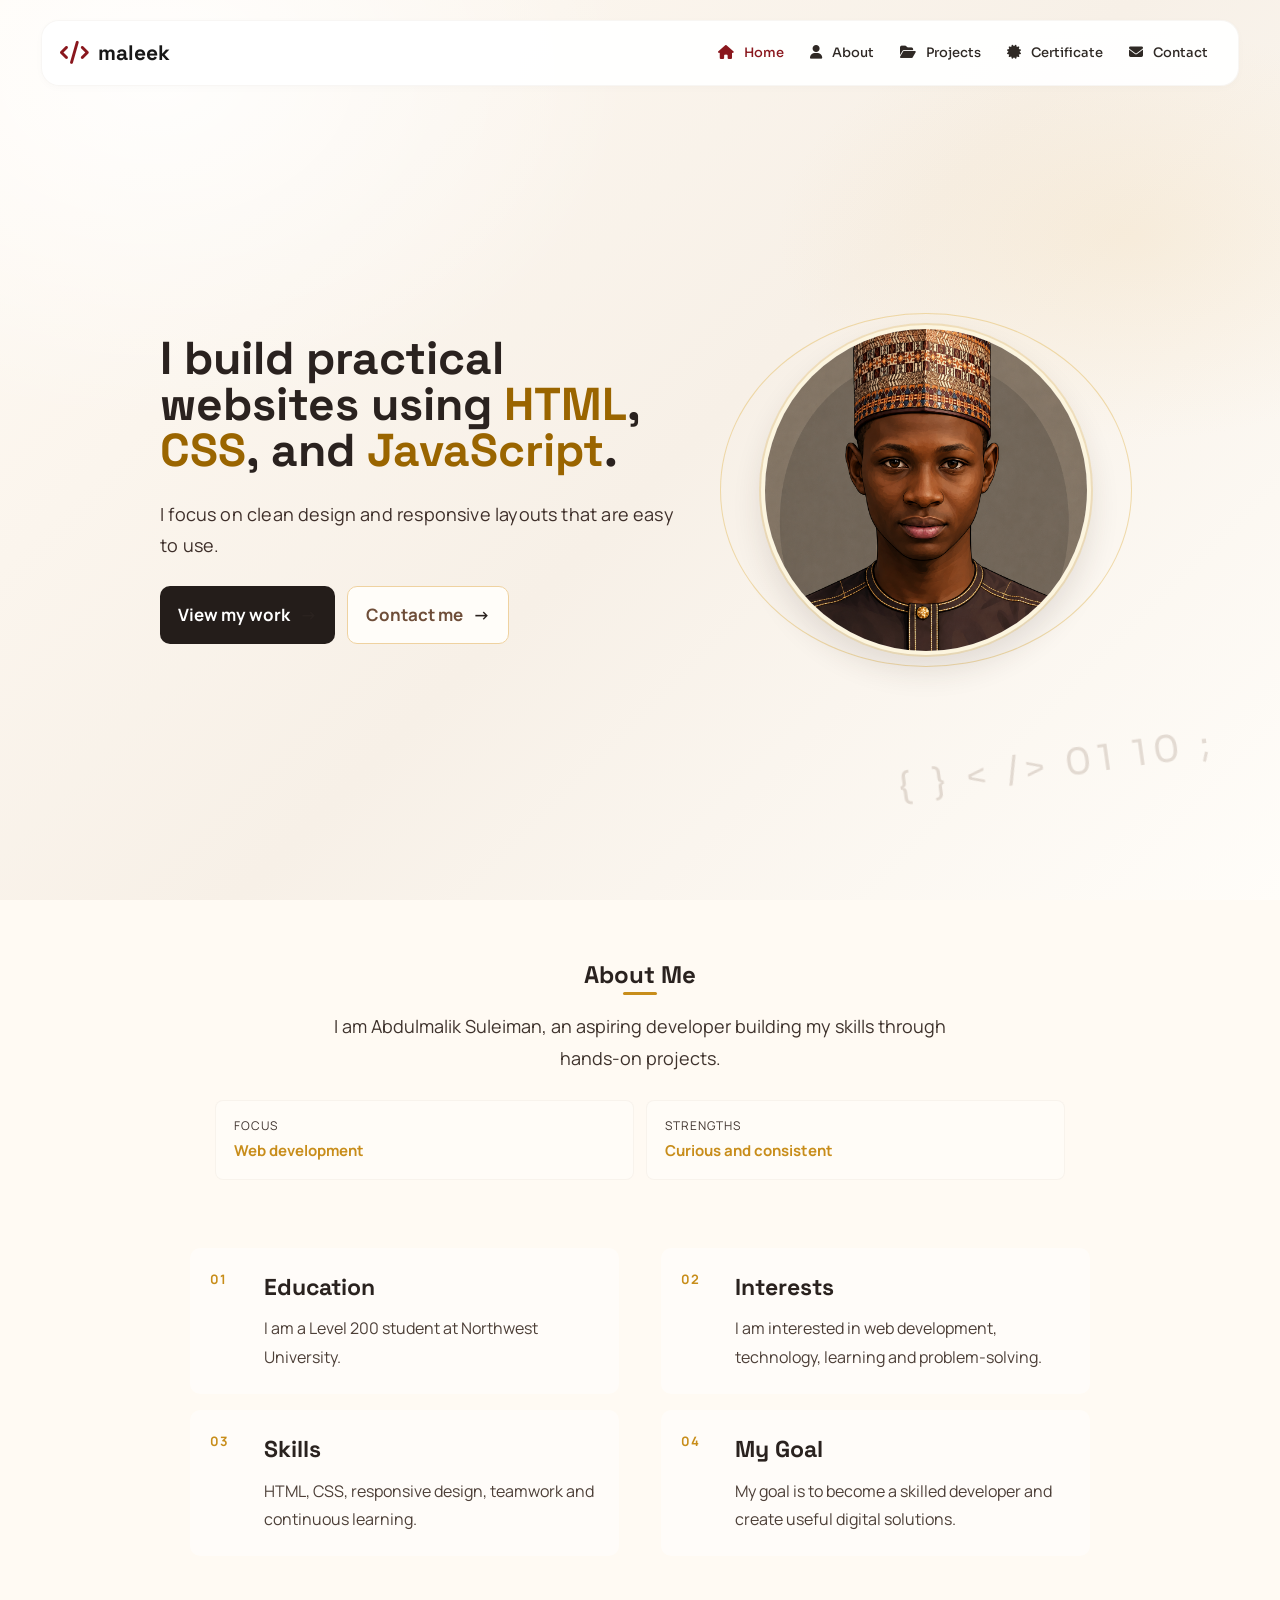
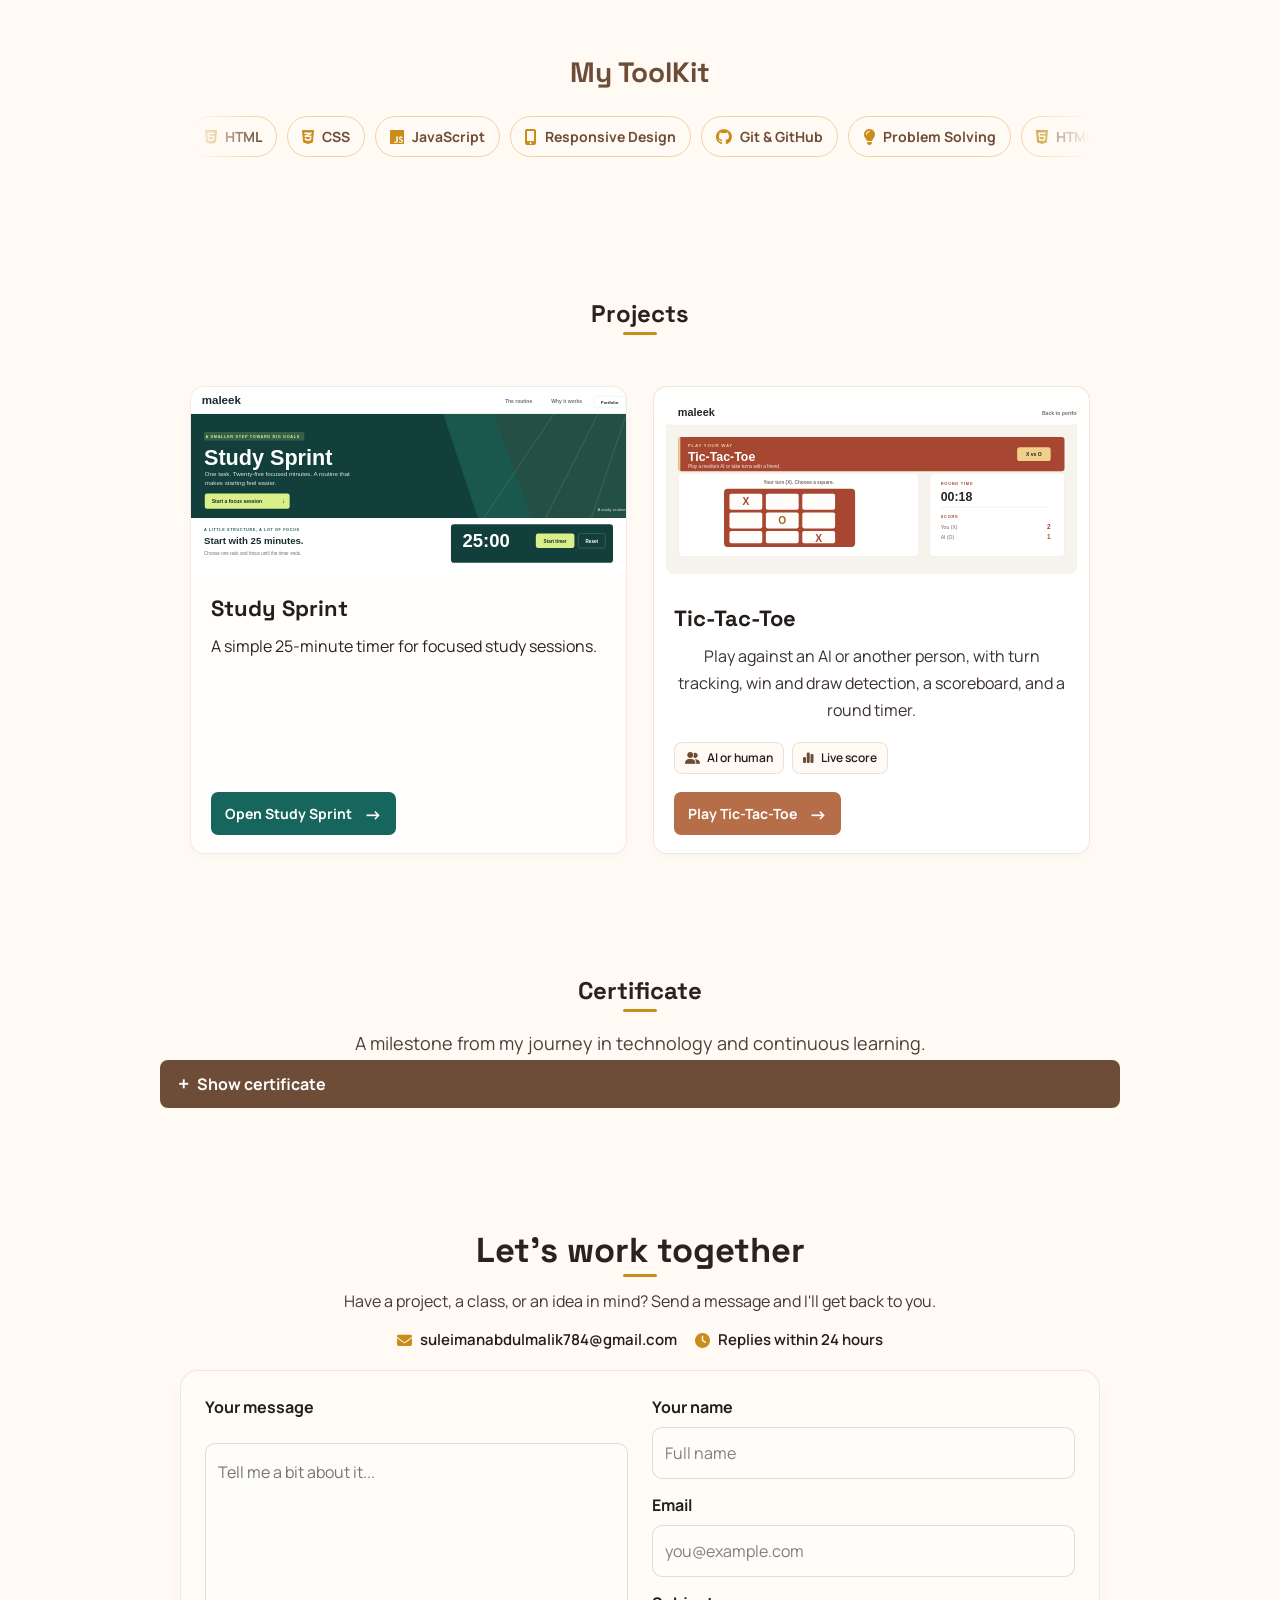
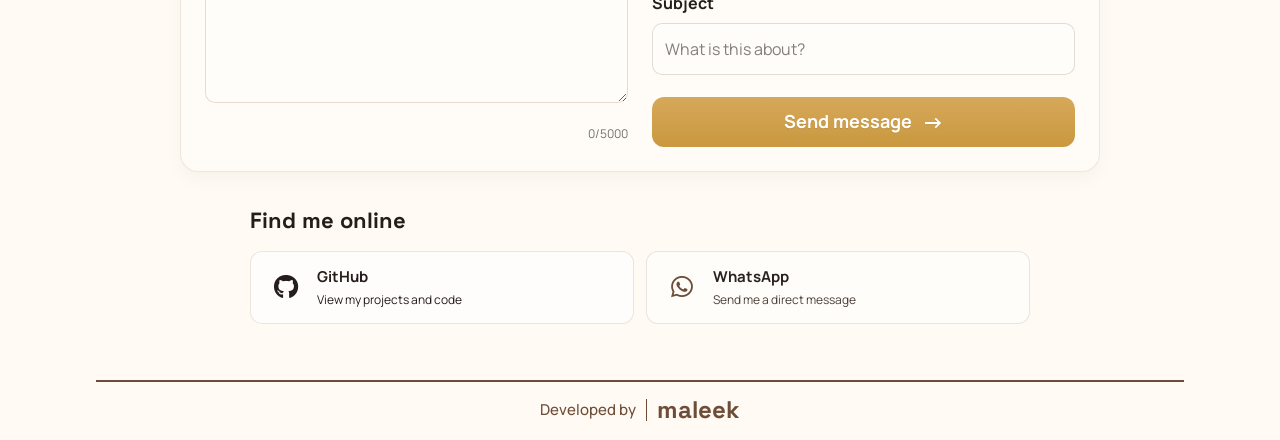
<file: index.html>
<!doctype html>
<html lang="en">
  <head>
    <meta charset="UTF-8" />
    <meta name="viewport" content="width=device-width, initial-scale=1.0" />
    <title>Abdulmalik Suleiman | Portfolio</title>
    <meta
      name="description"
      content="Maleek's portfolio: a Level 200 Northwest University student building modern web projects and developing practical technology skills."
    />
    <meta name="theme-color" content="#fffaf3" />
    <link rel="icon" href="compcartoon.jpg" type="image/jpeg" />
    <link rel="stylesheet" href="styles.css" />
    <link
      rel="stylesheet"
      href="https://cdnjs.cloudflare.com/ajax/libs/font-awesome/6.5.2/css/all.min.css"
    />
    <script src="contact.js" defer></script>
  </head>
  <body>
    <!-- Skip link for accessibility -->
    <a class="skip-link" href="#home">Skip to main content</a>

    <!-- Site header and navigation -->

    <header>
      <nav>
        <h2><i class="fa-solid fa-code" aria-hidden="true"></i> maleek</h2>
        <input class="menu-checkbox" type="checkbox" id="mobile-menu" />
        <label
          class="menu-button"
          for="mobile-menu"
          aria-label="Toggle navigation menu"
        >
          <span></span>
          <span></span>
          <span></span>
        </label>
        <div class="nav-links">
          <a href="#home" aria-current="page"
            ><i class="fa-solid fa-house" aria-hidden="true"></i> Home</a
          >
          <a href="#about"
            ><i class="fa-solid fa-user" aria-hidden="true"></i> About</a
          >
          <a href="#projects"
            ><i class="fa-solid fa-folder-open" aria-hidden="true"></i>
            Projects</a
          >
          <a href="#certificate"
            ><i class="fa-solid fa-certificate" aria-hidden="true"></i>
            Certificate</a
          >
          <a href="#contact"
            ><i class="fa-solid fa-envelope" aria-hidden="true"></i> Contact</a
          >
        </div>
      </nav>
    </header>

    <main>
      <!-- Hero section -->
      <section class="hero page-section" id="home">
        <div class="hero-intro">
          <p class="hero-lead">
            I build practical websites using
            <span class="tech-highlight">HTML</span>,
            <span class="tech-highlight">CSS</span>, and
            <span class="tech-highlight">JavaScript</span>.
          </p>
          <p class="hero-support">
            I focus on clean design and responsive layouts that are easy to use.
          </p>
          <div class="hero-actions">
            <a class="hero-button primary" href="#projects"
              >View my work <span aria-hidden="true">&rarr;</span></a
            >
            <a class="hero-button secondary" href="#contact"
              >Contact me <span aria-hidden="true">&rarr;</span></a
            >
          </div>
        </div>

        <div class="personal-image-slot hero-personal-image">
          <img
            src="compcartoon.jpg"
            alt="Illustrated portrait of Abdulmalik Suleiman wearing traditional clothing"
          />
        </div>
      </section>

      <!-- About section -->
      <section class="content page-section" id="about">
        <h1>About Me</h1>
        <p class="about-intro">
          I am Abdulmalik Suleiman, an aspiring developer building my skills
          through hands-on projects.
        </p>

        <div class="about-highlights" aria-label="Personal highlights">
          <div>
            <span>Focus</span>
            <strong>Web development</strong>
          </div>

          <div>
            <span>Strengths</span>
            <strong>Curious and consistent</strong>
          </div>
        </div>

        <div class="about-sections">
          <section class="about-section">
            <span class="section-number">01</span>
            <div>
              <h2>Education</h2>
              <p>I am a Level 200 student at Northwest University.</p>
            </div>
          </section>
          <section class="about-section">
            <span class="section-number">02</span>
            <div>
              <h2>Interests</h2>
              <p>
                I am interested in web development, technology, learning and
                problem-solving.
              </p>
            </div>
          </section>
          <section class="about-section">
            <span class="section-number">03</span>
            <div>
              <h2>Skills</h2>
              <p>
                HTML, CSS, responsive design, teamwork and continuous learning.
              </p>
            </div>
          </section>
          <section class="about-section">
            <span class="section-number">04</span>
            <div>
              <h2>My Goal</h2>
              <p>
                My goal is to become a skilled developer and create useful
                digital solutions.
              </p>
            </div>
          </section>
        </div>

        <div class="skills-section">
          <h2>My ToolKit</h2>
          <div class="skill-list">
            <div class="skill-track">
              <span
                ><i class="fa-brands fa-html5" aria-hidden="true"></i>HTML</span
              >
              <span
                ><i class="fa-brands fa-css3-alt" aria-hidden="true"></i
                >CSS</span
              >
              <span
                ><i class="fa-brands fa-js" aria-hidden="true"></i
                >JavaScript</span
              >
              <span
                ><i
                  class="fa-solid fa-mobile-screen-button"
                  aria-hidden="true"
                ></i
                >Responsive Design</span
              >
              <span
                ><i class="fa-brands fa-github" aria-hidden="true"></i>Git &amp;
                GitHub</span
              >
              <span
                ><i class="fa-solid fa-lightbulb" aria-hidden="true"></i>Problem
                Solving</span
              >
              <span aria-hidden="true"
                ><i class="fa-brands fa-html5"></i>HTML</span
              >
              <span aria-hidden="true"
                ><i class="fa-brands fa-css3-alt"></i>CSS</span
              >
              <span aria-hidden="true"
                ><i class="fa-brands fa-js"></i>JavaScript</span
              >
              <span aria-hidden="true"
                ><i class="fa-solid fa-mobile-screen-button"></i>Responsive
                Design</span
              >
              <span aria-hidden="true"
                ><i class="fa-brands fa-github"></i>Git &amp; GitHub</span
              >
              <span aria-hidden="true"
                ><i class="fa-solid fa-lightbulb"></i>Problem Solving</span
              >
            </div>
          </div>
        </div>
      </section>

      <!-- Projects section -->
      <section class="content page-section" id="projects">
        <h1>Projects</h1>
        <div class="project-grid">
          <article class="card project-card-preview">
            <a
              class="project-preview"
              href="study-sprint/index.html"
              target="_blank"
              rel="noopener noreferrer"
              aria-label="Open the Study Sprint landing page"
            >
              <picture>
                <source
                  media="(max-width: 650px)"
                  srcset="study-sprint/preview-mobile.svg"
                />
                <img
                  src="study-sprint/preview.svg"
                  alt="Study Sprint preview showing the maleek navbar brand, study routine headline, and focus timer"
                  loading="lazy"
                />
              </picture>
            </a>
            <div class="project-card-content">
              <h2>Study Sprint</h2>
              <p>A simple 25-minute timer for focused study sessions.</p>
              <a
                class="project-link"
                href="study-sprint/index.html"
                target="_blank"
                rel="noopener noreferrer"
                >Open Study Sprint <span aria-hidden="true">&rarr;</span></a
              >
            </div>
          </article>
          <article class="card project-card-preview project-card-preview--game">
            <a
              class="project-preview"
              href="tic-tac-toe/index.html"
              target="_blank"
              rel="noopener noreferrer"
              aria-label="Open the Tic-Tac-Toe game"
            >
              <picture>
                <source
                  media="(max-width: 650px)"
                  srcset="tic-tac-toe/preview-mobile.svg"
                />
                <img
                  src="tic-tac-toe/preview.svg"
                  alt="Tic-Tac-Toe preview showing the maleek navbar, a medium AI or two-player mode, and the score panel"
                  loading="lazy"
                />
              </picture>
            </a>
            <div class="project-card-content">
              <h2>Tic-Tac-Toe</h2>
              <p>
                Play against an AI or another person, with turn tracking, win
                and draw detection, a scoreboard, and a round timer.
              </p>
              <div class="project-features" aria-label="Tic-Tac-Toe features">
                <span
                  ><i class="fa-solid fa-user-group" aria-hidden="true"></i> AI
                  or human</span
                >
                <span
                  ><i class="fa-solid fa-chart-simple" aria-hidden="true"></i>
                  Live score</span
                >
              </div>
              <a
                class="project-link"
                href="tic-tac-toe/index.html"
                target="_blank"
                rel="noopener noreferrer"
                >Play Tic-Tac-Toe <span aria-hidden="true">&rarr;</span></a
              >
            </div>
          </article>
        </div>
      </section>

      <!-- Certificate section -->
      <section
        class="content page-section certificate-section"
        id="certificate"
      >
        <h1>Certificate</h1>
        <p class="certificate-intro">
          A milestone from my journey in technology and continuous learning.
        </p>
        <details class="certificate-slot">
          <summary class="certificate-toggle">Show certificate</summary>
          <img
            class="certificate-image"
            src="fcc.jpg"
            loading="lazy"
            alt="FreeCodeCamp certificate"
          />
          <h2>FreeCodeCamp Certificate</h2>
        </details>
      </section>

      <!-- Contact section -->
      <section class="content page-section" id="contact">
        <div class="contact-intro-block">
          <h1>Let's work together</h1>
          <p>
            Have a project, a class, or an idea in mind? Send a message and I'll
            get back to you.
          </p>
          <div class="contact-meta">
            <span class="meta-item">
              <i class="fa-solid fa-envelope" aria-hidden="true"></i>
              suleimanabdulmalik784@gmail.com
            </span>
            <span class="meta-item">
              <i class="fa-solid fa-clock" aria-hidden="true"></i>
              Replies within 24 hours
            </span>
          </div>
        </div>

        <form
          class="contact-form"
          action="mailto:suleimanabdulmalik784@gmail.com"
          method="post"
          enctype="text/plain"
        >
          <div class="contact-form-layout">
            <div class="form-column form-column-message">
              <label class="field-label" for="message">Your message</label>
              <textarea
                id="message"
                name="message"
                rows="7"
                placeholder="Tell me a bit about it..."
                required
              ></textarea>
              <div class="char-counter">0/5000</div>
            </div>

            <div class="form-column form-column-inputs">
              <div class="form-field">
                <label for="name">Your name</label>
                <input
                  id="name"
                  name="name"
                  type="text"
                  placeholder="Full name"
                  required
                />
              </div>
              <div class="form-field">
                <label for="email">Email</label>
                <input
                  id="email"
                  name="email"
                  type="email"
                  placeholder="you@example.com"
                  required
                />
              </div>
              <div class="form-field">
                <label for="topic">Subject</label>
                <input
                  id="topic"
                  name="topic"
                  type="text"
                  placeholder="What is this about?"
                  required
                />
              </div>
              <button class="form-button gmail-link" type="button">
                <span>Send message</span>
                <span aria-hidden="true">&rarr;</span>
              </button>
            </div>
          </div>
        </form>

        <section class="social-section">
          <h2>Find me online</h2>
          <div class="contact-links">
            <a
              class="github-link"
              href="https://github.com/abdul-maleek784"
              target="_blank"
              rel="noopener noreferrer"
              aria-label="Visit my GitHub profile"
            >
              <i class="fa-brands fa-github social-icon" aria-hidden="true"></i>
              <span
                ><strong>GitHub</strong
                ><small>View my projects and code</small></span
              >
            </a>
            <a
              class="whatsapp-link"
              href="https://wa.me/2349013999193"
              target="_blank"
              rel="noopener noreferrer"
              aria-label="Message me on WhatsApp"
            >
              <i
                class="fa-brands fa-whatsapp social-icon"
                aria-hidden="true"
              ></i>
              <span
                ><strong>WhatsApp</strong
                ><small>Send me a direct message</small></span
              >
            </a>
          </div>
        </section>
      </section>
    </main>

    <!-- Footer -->
    <footer>
      <p class="footer-credit">
        Developed by <span class="footer-line" aria-hidden="true"></span>
        <strong>maleek</strong>
      </p>
    </footer>
  </body>
</html>
</file>
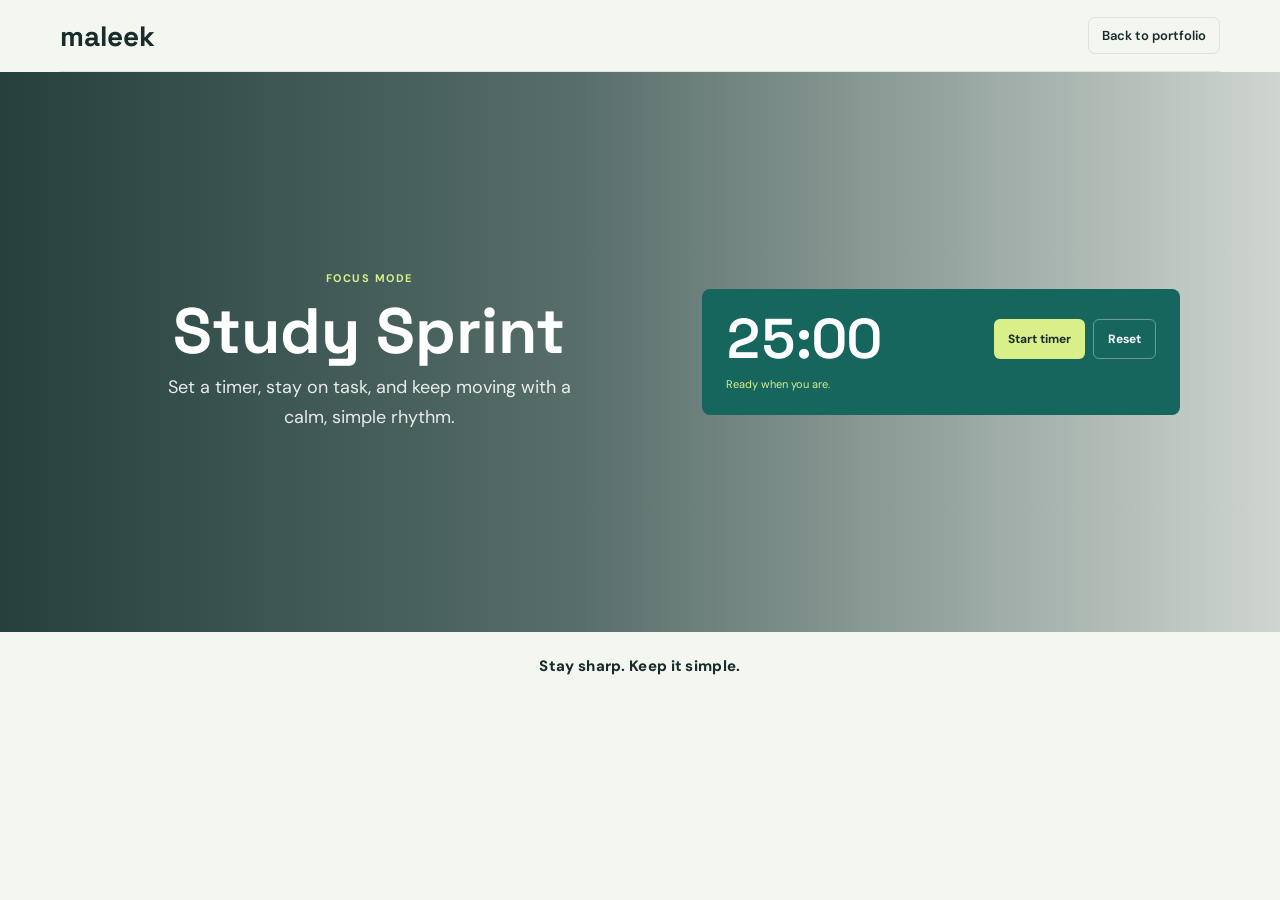
<file: study-sprint/index.html>
<!doctype html>
<html lang="en">
  <head>
    <meta charset="UTF-8" />
    <meta name="viewport" content="width=device-width, initial-scale=1.0" />
    <meta name="theme-color" content="#f4f6f0" />
    <meta
      name="description"
      content="Study Sprint is a simple 25-minute study routine for calmer, more focused work."
    />
    <title>Study Sprint | A simpler study routine</title>
    <link rel="icon" href="../compcartoon.jpg" type="image/jpeg" />
    <link rel="preconnect" href="https://fonts.googleapis.com" />
    <link rel="preconnect" href="https://fonts.gstatic.com" crossorigin />
    <link
      href="https://fonts.googleapis.com/css2?family=DM+Sans:wght@400;500;600;700&family=Space+Grotesk:wght@500;600;700&display=swap"
      rel="stylesheet"
    />
    <link rel="stylesheet" href="style.css" />
    <script src="script.js" defer></script>
  </head>
  <body>
    <header class="topbar">
      <a
        class="brand"
        href="../index.html#projects"
        aria-label="Back to portfolio"
      >
        <span>maleek</span>
      </a>
      <nav aria-label="Main navigation">
        <a class="portfolio-link" href="../index.html#projects"
          >Back to portfolio</a
        >
      </nav>
    </header>

    <main>
      <section class="hero focus-page" id="home" aria-labelledby="hero-title">
        <div class="hero-inner">
          <p class="eyebrow">FOCUS MODE</p>
          <h1 id="hero-title">Study Sprint</h1>
          <p class="hero-copy">
            Set a timer, stay on task, and keep moving with a calm, simple
            rhythm.
          </p>
        </div>
        <div class="timer-widget" id="focus-timer">
          <time id="focus-time" datetime="PT25M">25:00</time>
          <div class="timer-controls">
            <button class="timer-start" id="timer-start" type="button">
              Start timer
            </button>
            <button class="timer-reset" id="timer-reset" type="button">
              Reset
            </button>
          </div>
          <p id="timer-status" aria-live="polite">Ready when you are.</p>
        </div>
      </section>
    </main>

    <footer>
      <span>Stay sharp. Keep it simple.</span>
    </footer>
  </body>
</html>
</file>
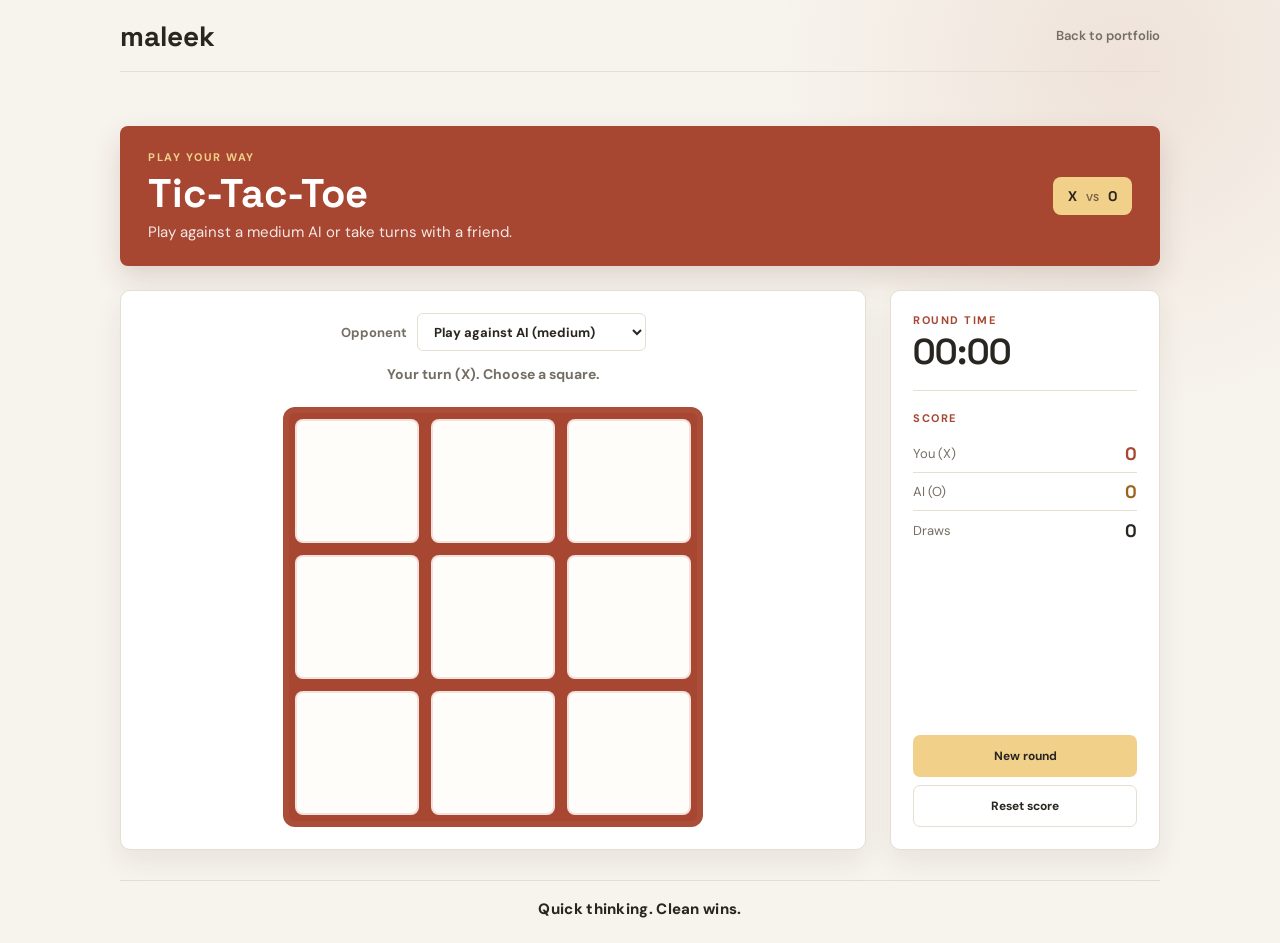
<file: tic-tac-toe/index.html>
<!doctype html>
<html lang="en">
  <head>
    <meta charset="UTF-8" />
    <meta name="viewport" content="width=device-width, initial-scale=1.0" />
    <meta name="theme-color" content="#f4f6f0" />
    <meta
      name="description"
      content="Play Tic-Tac-Toe against the AI or challenge another person, with a clean score tracker."
    />
    <title>Tic-Tac-Toe | Game</title>
    <link rel="icon" href="../compcartoon.jpg" type="image/jpeg" />
    <link rel="preconnect" href="https://fonts.googleapis.com" />
    <link rel="preconnect" href="https://fonts.gstatic.com" crossorigin />
    <link
      href="https://fonts.googleapis.com/css2?family=DM+Sans:wght@400;500;600;700&family=Space+Grotesk:wght@500;600;700&display=swap"
      rel="stylesheet"
    />
    <link rel="stylesheet" href="style.css" />
    <script src="script.js" defer></script>
  </head>
  <body>
    <header class="topbar">
      <a class="brand" href="../index.html#projects">maleek</a>
      <a class="portfolio-link" href="../index.html#projects"
        >Back to portfolio</a
      >
    </header>

    <!-- Main game layout -->
    <main class="page-shell">
      <!-- Game introduction banner -->
      <section class="game-intro">
        <div>
          <p class="eyebrow">PLAY YOUR WAY</p>
          <h1>Tic-Tac-Toe</h1>
          <p>Play against a medium AI or take turns with a friend.</p>
        </div>
        <span class="round-label">X <span aria-hidden="true">vs</span> O</span>
      </section>

      <!-- Player board and score panel -->
      <section class="game-layout" aria-label="Tic-Tac-Toe game">
        <div class="play-area">
          <label class="opponent-control" for="opponent-mode">
            Opponent
            <select id="opponent-mode">
              <option value="ai">Play against AI (medium)</option>
              <option value="human">Two players</option>
            </select>
          </label>
          <p
            class="game-status"
            id="game-status"
            role="status"
            aria-live="polite"
          >
            Your turn (X). Choose a square.
          </p>
          <div class="board" role="group" aria-label="Tic-Tac-Toe board">
            <button
              class="cell"
              type="button"
              data-cell="0"
              aria-label="Row 1, column 1, empty"
            ></button>
            <button
              class="cell"
              type="button"
              data-cell="1"
              aria-label="Row 1, column 2, empty"
            ></button>
            <button
              class="cell"
              type="button"
              data-cell="2"
              aria-label="Row 1, column 3, empty"
            ></button>
            <button
              class="cell"
              type="button"
              data-cell="3"
              aria-label="Row 2, column 1, empty"
            ></button>
            <button
              class="cell"
              type="button"
              data-cell="4"
              aria-label="Row 2, column 2, empty"
            ></button>
            <button
              class="cell"
              type="button"
              data-cell="5"
              aria-label="Row 2, column 3, empty"
            ></button>
            <button
              class="cell"
              type="button"
              data-cell="6"
              aria-label="Row 3, column 1, empty"
            ></button>
            <button
              class="cell"
              type="button"
              data-cell="7"
              aria-label="Row 3, column 2, empty"
            ></button>
            <button
              class="cell"
              type="button"
              data-cell="8"
              aria-label="Row 3, column 3, empty"
            ></button>
          </div>
          <div class="mobile-game-actions" aria-label="Game actions">
            <button
              class="mobile-game-action new-round-action"
              type="button"
              data-action="new-round"
              aria-label="New round"
              title="New round"
            >
              <span class="action-icon" aria-hidden="true">↻</span>
              <span>New round</span>
            </button>
            <button
              class="mobile-game-action reset-score-action"
              type="button"
              data-action="reset-score"
              aria-label="Reset score"
              title="Reset score"
            >
              <span class="action-icon" aria-hidden="true">↺</span>
              <span>Reset score</span>
            </button>
          </div>
        </div>

        <aside
          class="score-panel"
          aria-label="Round timer, score, and game controls"
        >
          <div class="timer-block">
            <p class="eyebrow">ROUND TIME</p>
            <time id="round-time" datetime="PT0S">00:00</time>
          </div>
          <div class="score-block" aria-label="Score">
            <p class="eyebrow">SCORE</p>
            <div class="score-row">
              <span id="label-x">You (X)</span>
              <strong id="score-x">0</strong>
            </div>
            <div class="score-row">
              <span id="label-o">AI (O)</span>
              <strong id="score-o">0</strong>
            </div>
            <div class="score-row draws">
              <span>Draws</span>
              <strong id="score-draws">0</strong>
            </div>
          </div>
          <button class="new-round" id="new-round" type="button">
            New round
          </button>
          <button class="reset-score" id="reset-score" type="button">
            Reset score
          </button>
        </aside>
      </section>
    </main>

    <footer class="page-footer">
      <span>Quick thinking. Clean wins.</span>
    </footer>
  </body>
</html>
</file>
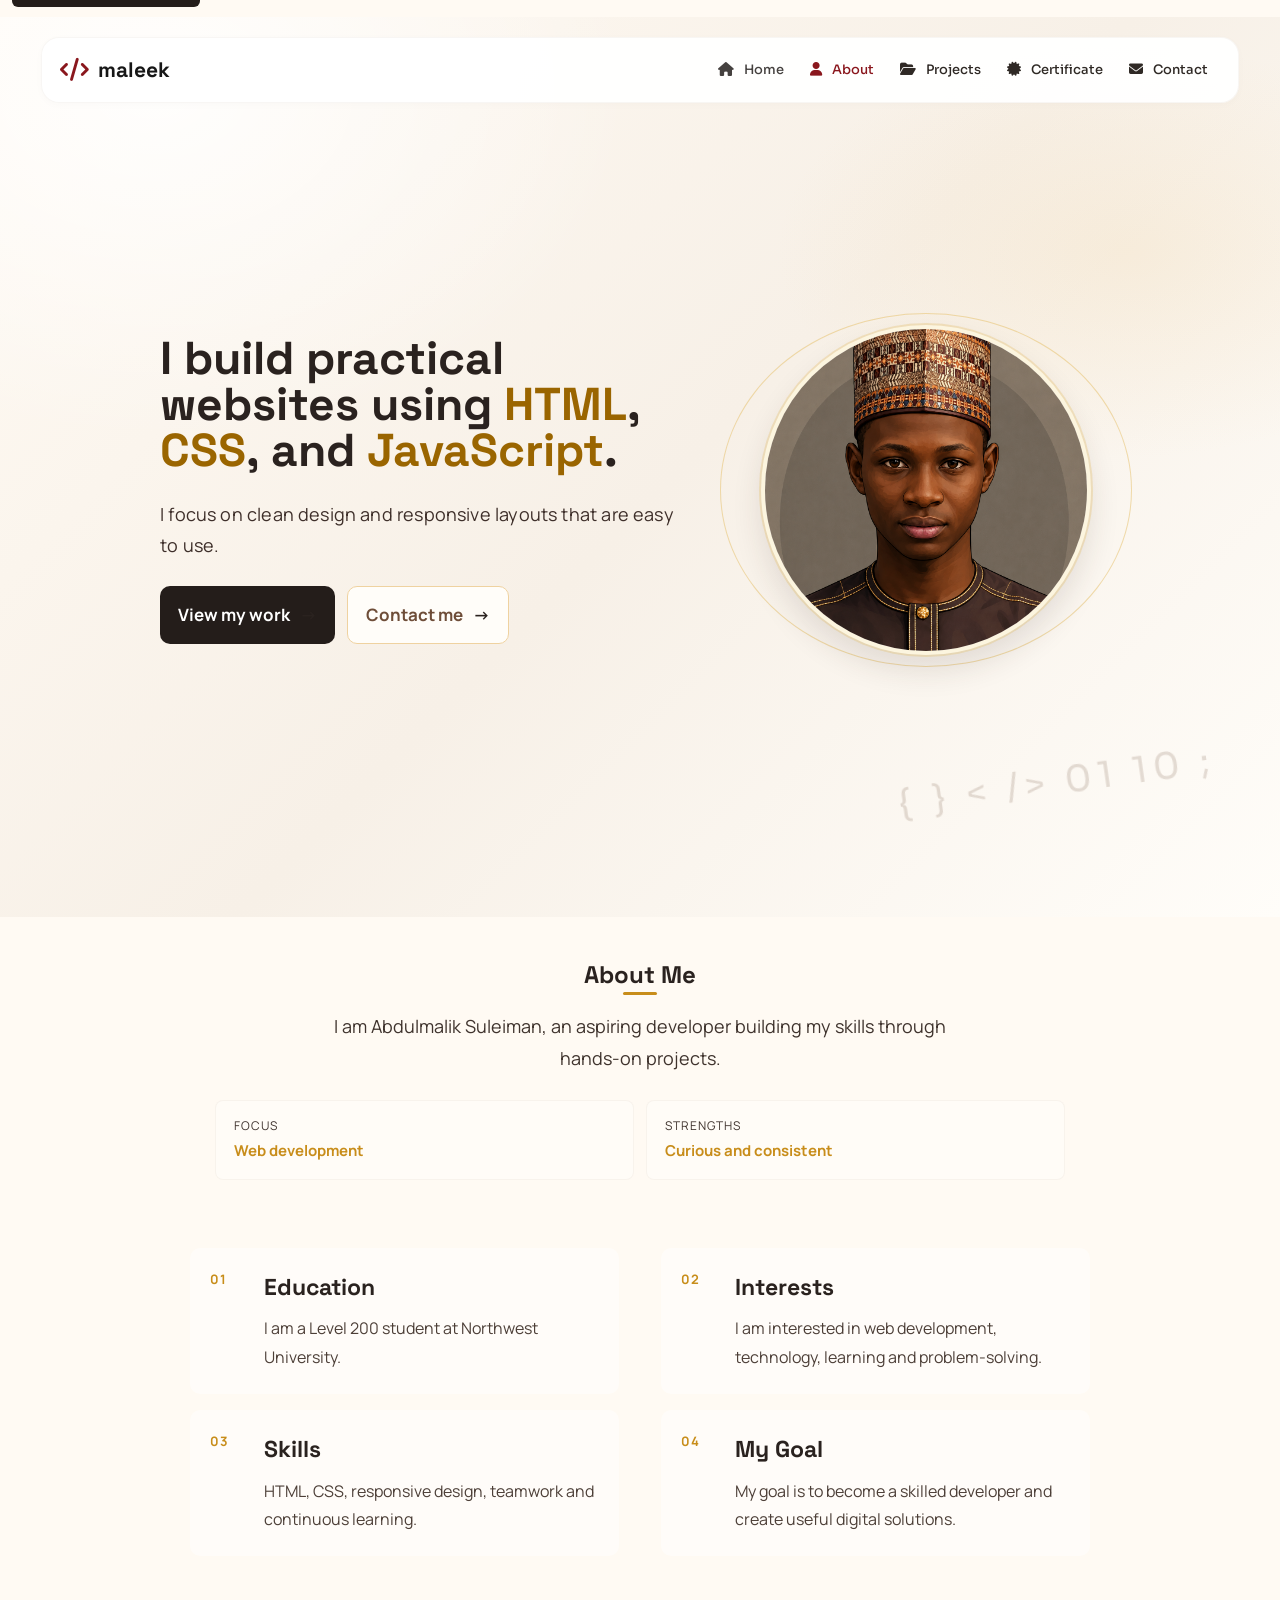
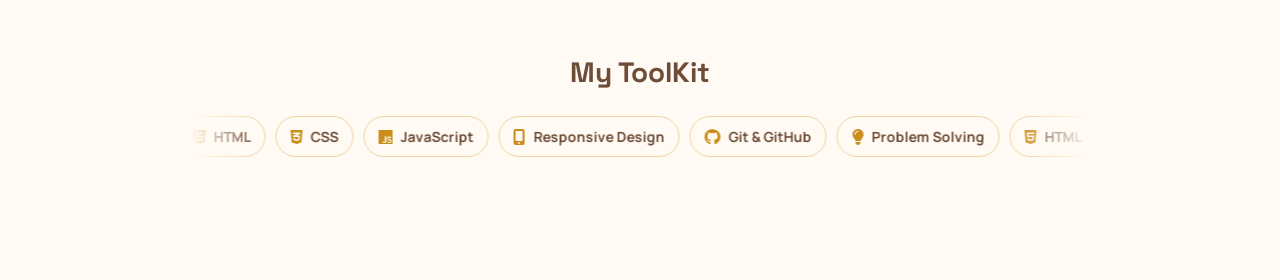
<file: about.html>
<!doctype html>
<html lang="en">
  <head>
    <meta charset="UTF-8" />
    <meta name="viewport" content="width=device-width, initial-scale=1.0" />
    <title>About | Abdulmalik Suleiman</title>
    <link rel="icon" href="compcartoon.jpg" type="image/jpeg" />
    <meta http-equiv="refresh" content="0; url=index.html#about" />
  </head>
  <body>
    <p>Opening the About section... <a href="index.html#about">Continue</a></p>
  </body>
</html>
</file>
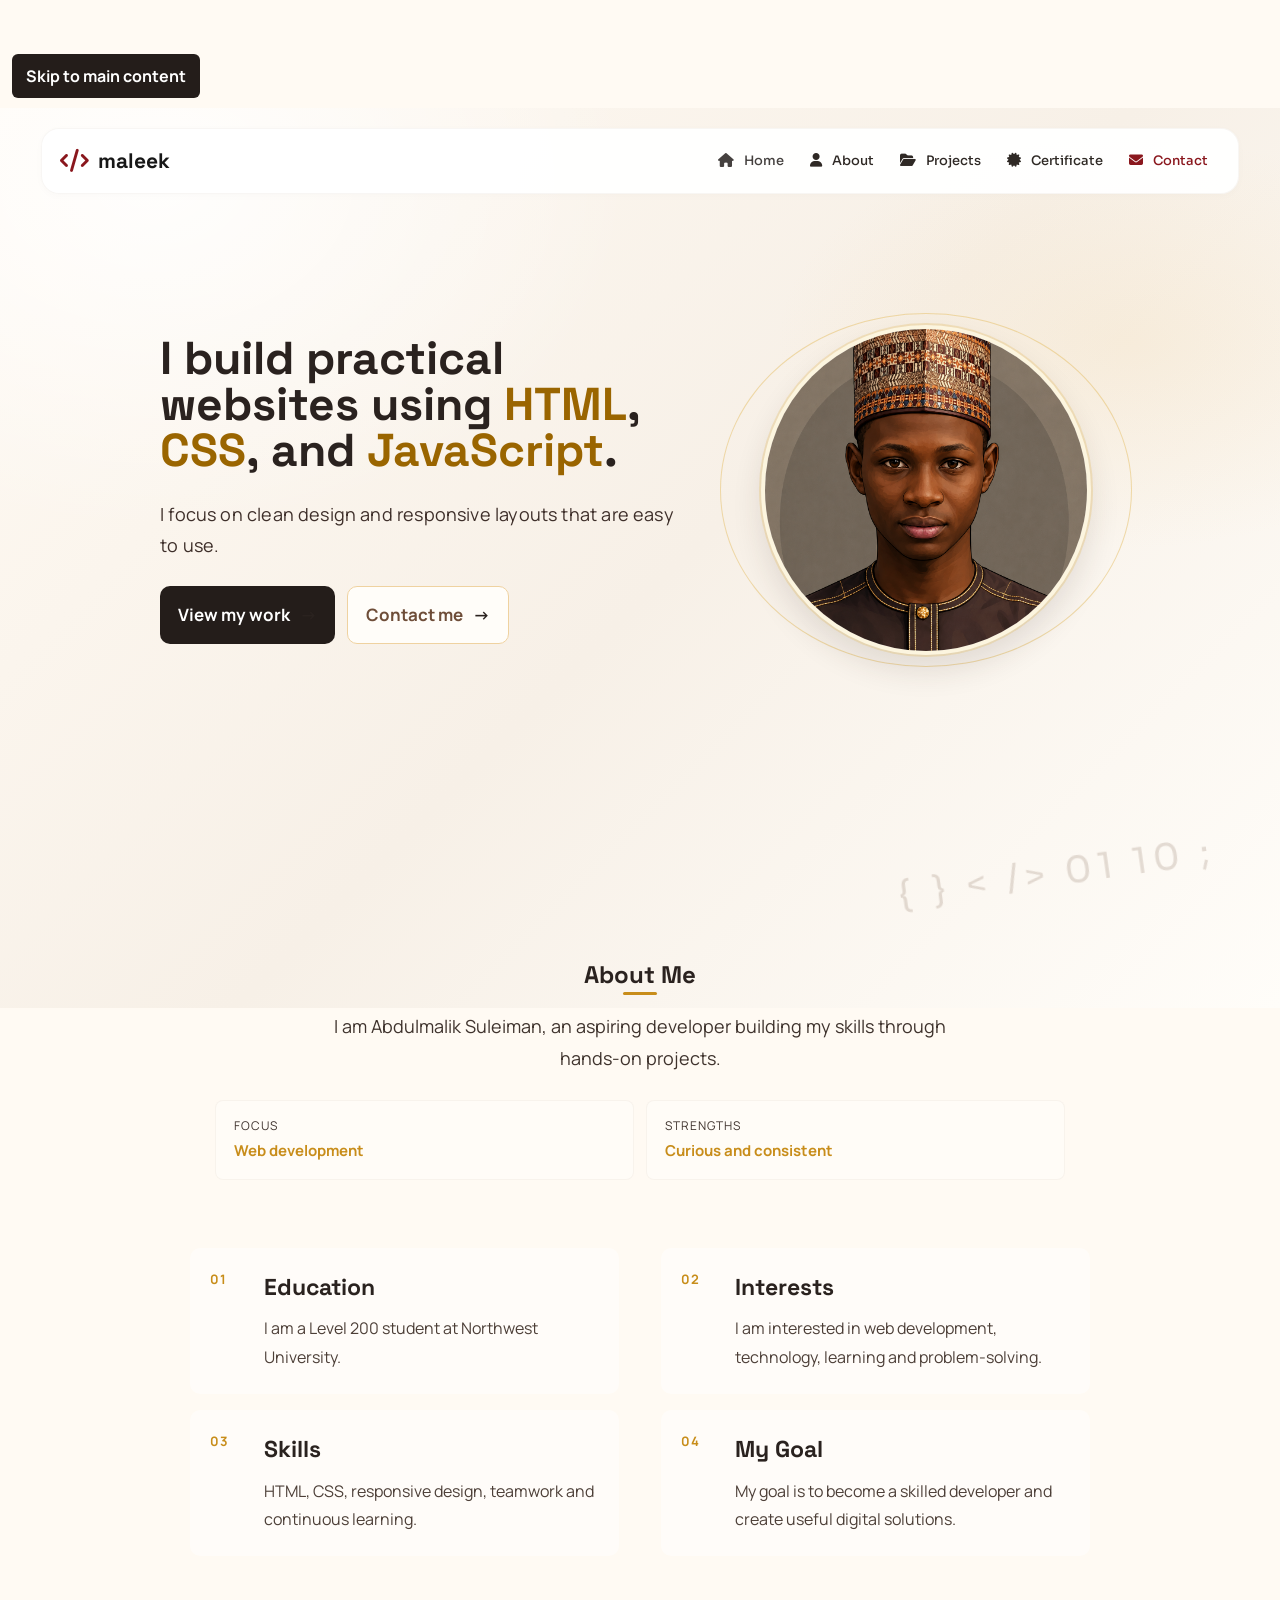
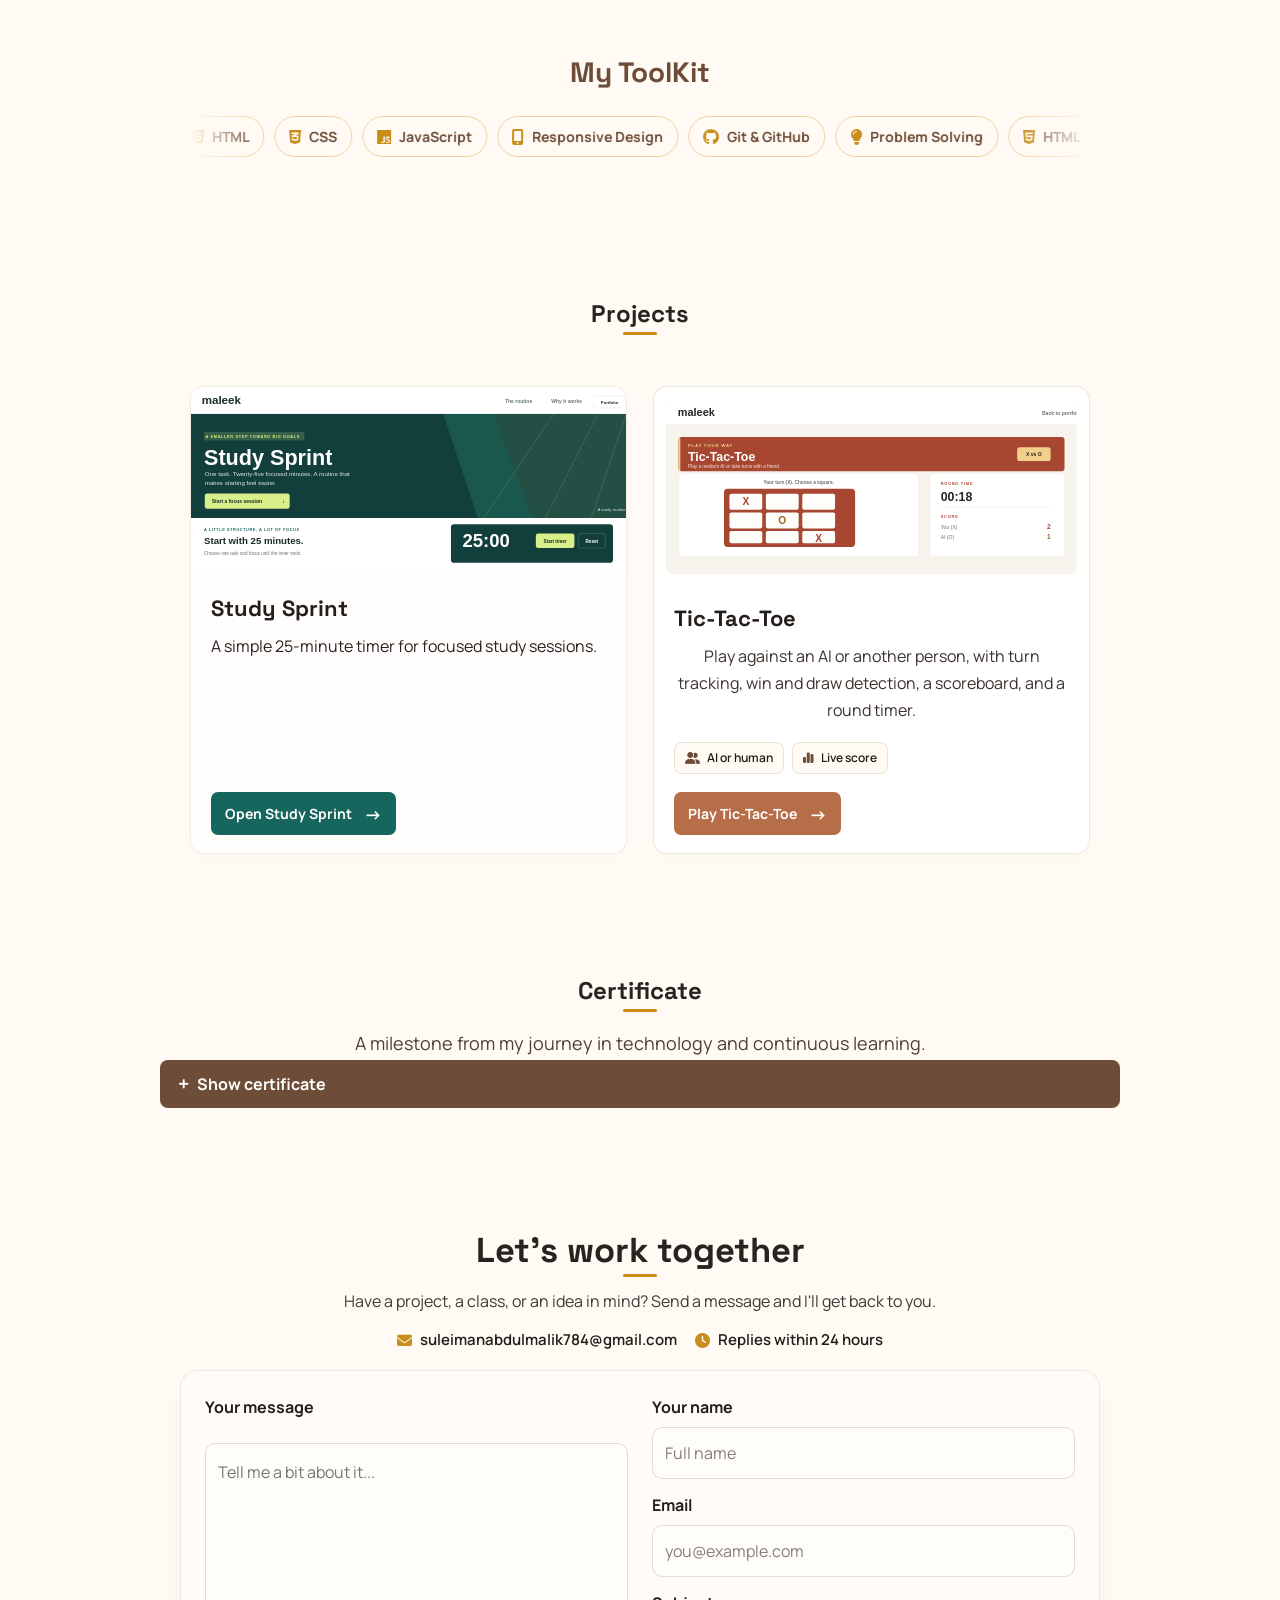
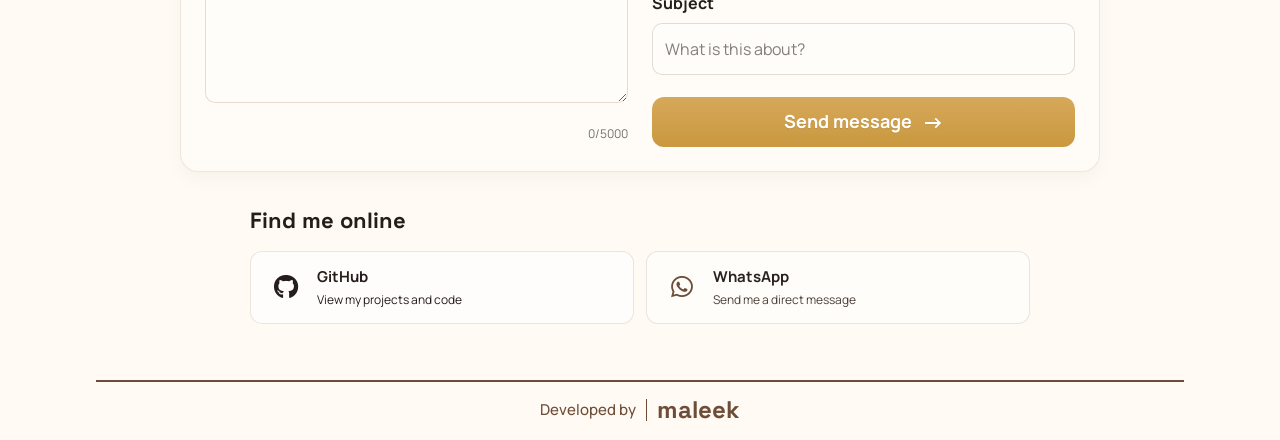
<file: contact.html>
<!doctype html>
<html lang="en">
  <head>
    <meta charset="UTF-8" />
    <meta name="viewport" content="width=device-width, initial-scale=1.0" />
    <title>Contact | Abdulmalik Suleiman</title>
    <link rel="icon" href="compcartoon.jpg" type="image/jpeg" />
    <meta http-equiv="refresh" content="0; url=index.html#contact" />
  </head>
  <body>
    <p>
      Opening the Contact section... <a href="index.html#contact">Continue</a>
    </p>
  </body>
</html>
</file>
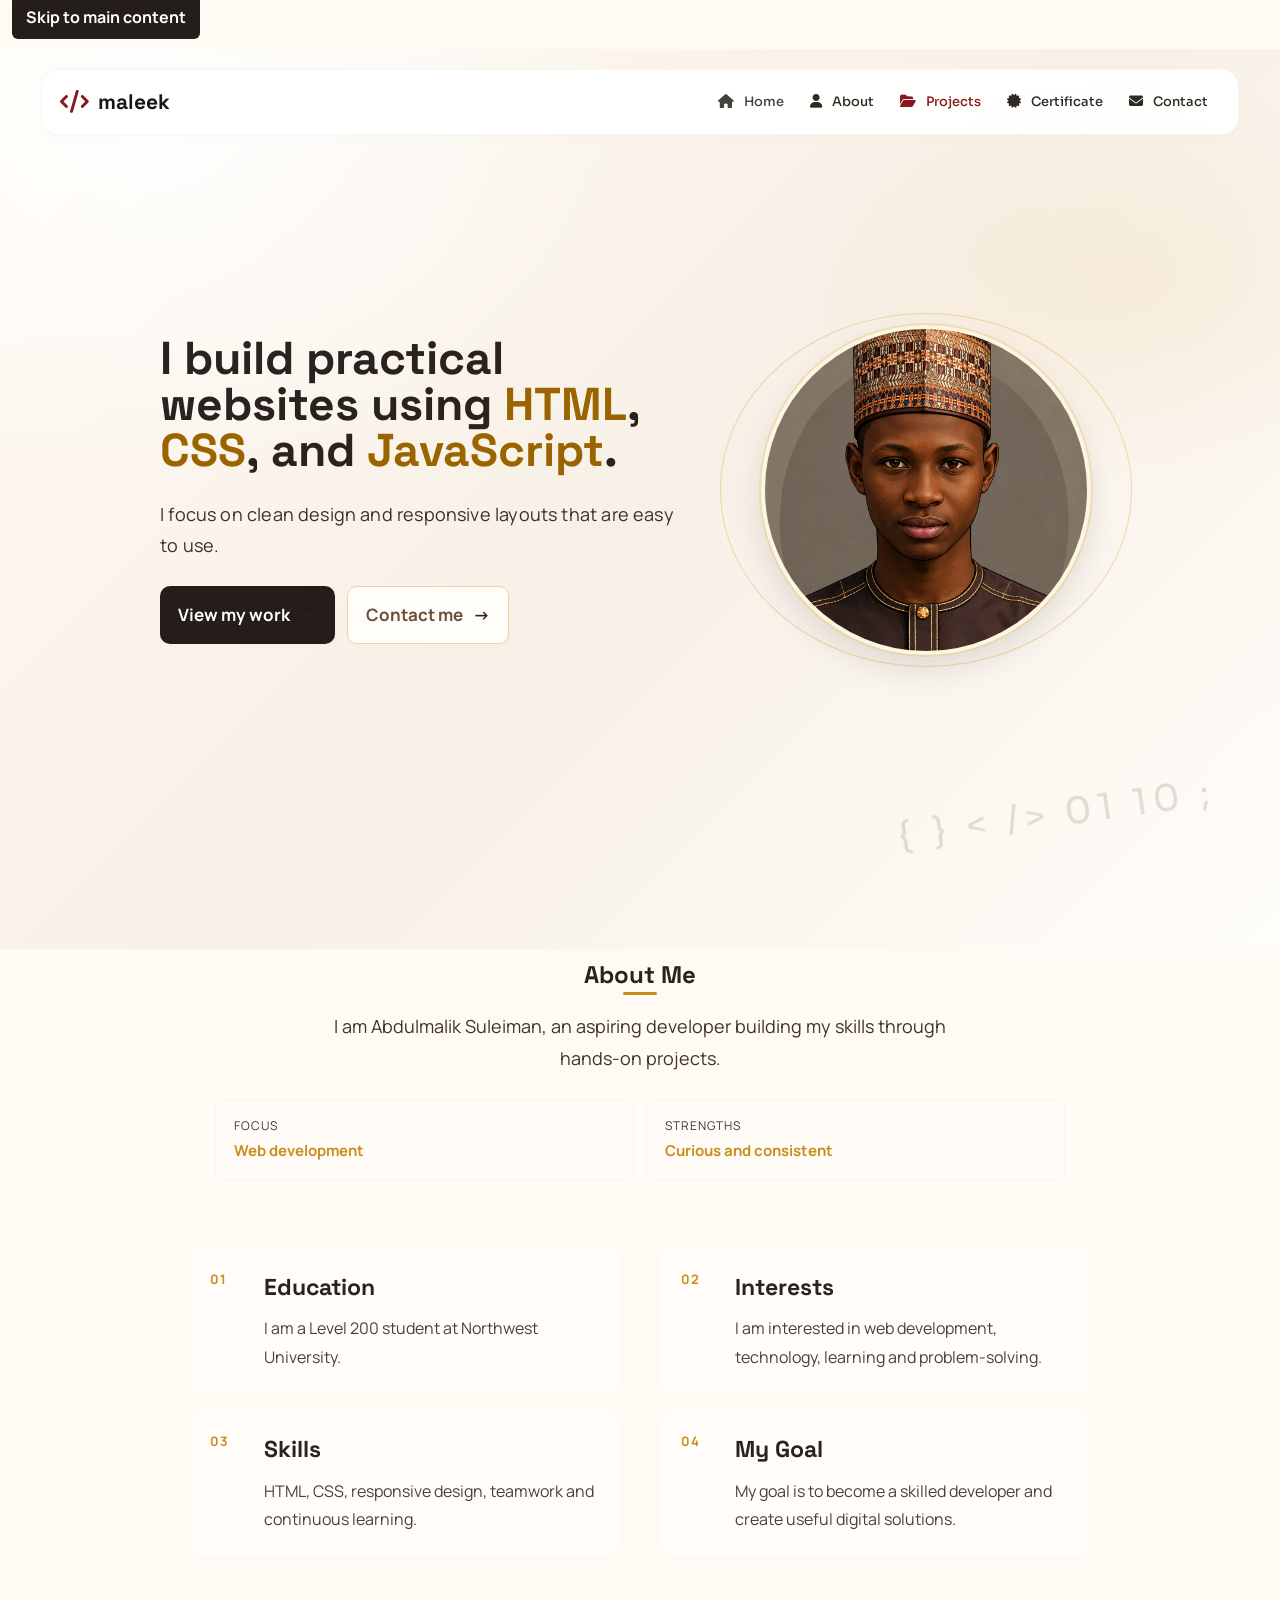
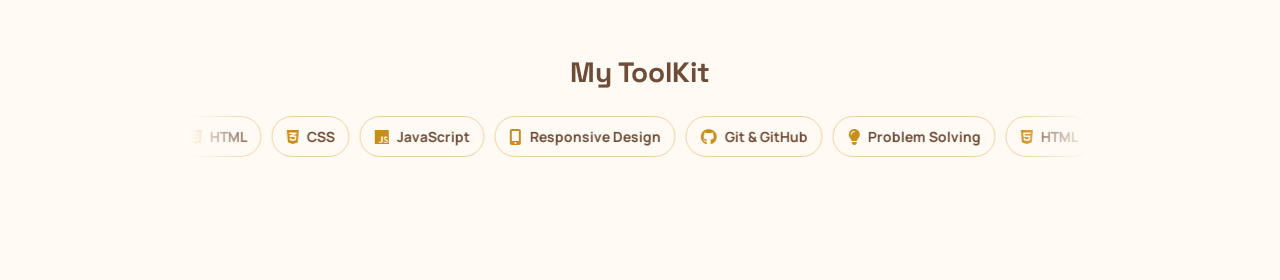
<file: project.html>
<!doctype html>
<html lang="en">
  <head>
    <meta charset="UTF-8" />
    <meta name="viewport" content="width=device-width, initial-scale=1.0" />
    <title>Projects | Abdulmalik Suleiman</title>
    <link rel="icon" href="compcartoon.jpg" type="image/jpeg" />
    <meta http-equiv="refresh" content="0; url=index.html#projects" />
  </head>
  <body>
    <p>
      Opening the Projects section... <a href="index.html#projects">Continue</a>
    </p>
  </body>
</html>
</file>
<file: styles.css>
@import url("https://fonts.googleapis.com/css2?family=Manrope:wght@400;500;600;700;800&family=Sora:wght@500;600;700&family=Space+Grotesk:wght@500;600;700&display=swap");

* {
  box-sizing: border-box;
  margin: 0;
  padding: 0;
}

:root {
  --ink: #241d1a;
  --brown: #6e4d38;
  --cream: #efd2a0;
  --gold: #c88d1a;
  --paper: #fffaf3;
  --muted: #4d3f38;
}

html {
  scroll-behavior: smooth;
}

body {
  min-height: 100vh;
  display: flex;
  flex-direction: column;
  overflow-x: hidden;
  color-scheme: light;
  background-color: var(--paper);
  background-image:
    radial-gradient(
      ellipse at 12% 8%,
      rgba(255, 255, 255, 0.86),
      transparent 30%
    ),
    radial-gradient(
      ellipse at 88% 26%,
      rgba(239, 210, 160, 0.22),
      transparent 22%
    ),
    linear-gradient(135deg, #fffaf3 0%, #f7f0e7 52%, #fffdf9 100%);
  background-attachment: fixed;
  color: var(--ink);
  font-family: "Manrope", sans-serif;
  line-height: 1.5;
}

h1,
h2,
h3 {
  font-family: "Space Grotesk", sans-serif;
}

body::after {
  position: fixed;
  z-index: -1;
  right: 5%;
  bottom: 12%;
  content: "{ }   < />   01 10   ;";
  color: var(--brown);
  font-family: "Sora", sans-serif;
  font-size: clamp(18px, 3vw, 36px);
  letter-spacing: 6px;
  opacity: 0.18;
  pointer-events: none;
  transform: rotate(-8deg);
}

.skip-link {
  position: fixed;
  top: 12px;
  left: 12px;
  z-index: 200;
  padding: 10px 14px;
  border-radius: 6px;
  background: var(--ink);
  color: #ffffff;
  font-weight: bold;
  text-decoration: none;
  transform: translateY(-150%);
  transition: transform 0.2s ease;
}

.skip-link:focus {
  transform: translateY(0);
}

header {
  position: sticky;
  top: 10px;
  z-index: 100;
  padding: 10px 3.2%;
}

nav {
  display: flex;
  align-items: center;
  justify-content: space-between;
  gap: 20px;
  width: 100%;
  padding: 11px 18px;
  border: 1px solid rgba(134, 99, 72, 0.06);
  border-radius: 18px;
  background: rgba(255, 255, 255, 0.94);
  box-shadow: 0 2px 8px rgba(43, 35, 30, 0.02);
}

nav h2 {
  display: flex;
  align-items: center;
  gap: 9px;
  flex: 0 0 auto;
  color: #171717;
  font-family: "Space Grotesk", sans-serif;
  font-size: 21px;
  font-weight: 700;
  letter-spacing: 0;
  line-height: 1;
}

nav h2 i {
  color: #8a171d;
  font-size: 23px;
}

.nav-links {
  display: flex;
  flex-wrap: wrap;
  justify-content: flex-end;
  gap: 2px;
}

.menu-checkbox,
.menu-button {
  display: none;
}

.nav-links a {
  color: #2f2925;
  text-decoration: none;
  font-family: "Sora", sans-serif;
  font-size: 13px;
  font-weight: 500;
  letter-spacing: 0;
  padding: 10px 11px;
  border: 1px solid transparent;
  border-radius: 9px;
  transition: color 0.2s ease;
}

.nav-links a i {
  margin-right: 7px;
  font-size: 14px;
}

.nav-links a:hover {
  color: #8a171d;
  background: transparent;
}

.nav-links a[aria-current="page"] {
  color: #8a171d;
  background: transparent;
  border-color: transparent;
}

body,
body p,
body li,
body span,
body small,
body label,
body input,
body textarea,
body select {
  color: #2a221f;
}

body:has(#about:target) .nav-links a[href="#home"],
body:has(#projects:target) .nav-links a[href="#home"],
body:has(#certificate:target) .nav-links a[href="#home"],
body:has(#contact:target) .nav-links a[href="#home"] {
  background: transparent;
  color: #45413f;
  border-color: transparent;
}

body:has(#about:target) .nav-links a[href="#about"],
body:has(#projects:target) .nav-links a[href="#projects"],
body:has(#certificate:target) .nav-links a[href="#certificate"],
body:has(#contact:target) .nav-links a[href="#contact"] {
  color: #8a171d;
}

.nav-links a:focus-visible,
.button:focus-visible,
.contact-links a:focus-visible {
  outline: 3px solid var(--cream);
  outline-offset: 4px;
}

.hero,
.content {
  width: 90%;
  max-width: 1000px;
  margin: auto;
  padding: 56px 20px;
  text-align: center;
}

.hero {
  display: grid;
  grid-template-columns: minmax(0, 1.15fr) minmax(280px, 0.85fr);
  min-height: calc(100vh - 92px);
  align-items: center;
  gap: 46px;
  text-align: left;
}

.hero-intro {
  min-width: 0;
}

.hero-lead {
  margin-left: 0;
  margin-right: 0;
  max-width: 640px;
  font-family: "Space Grotesk", sans-serif;
  font-size: clamp(38px, 3.6vw, 52px);
  font-weight: 700;
  line-height: 1;
  letter-spacing: 0;
}

.tech-highlight {
  color: #9a6500;
}

.hero-support {
  max-width: 540px;
  margin: 26px 0 0;
  color: #3e2f2a;
  font-size: 18px;
  line-height: 1.7;
  letter-spacing: 0.01em;
}

.hero-actions {
  display: flex;
  flex-wrap: wrap;
  gap: 12px;
  margin-top: 26px;
}

.hero-button {
  display: inline-flex;
  align-items: center;
  gap: 10px;
  padding: 15px 18px;
  border-radius: 10px;
  font-size: 17px;
  font-weight: 700;
  text-decoration: none;
  transition:
    transform 0.2s ease,
    box-shadow 0.2s ease;
}

.hero-button:hover {
  transform: translateY(-1px);
  box-shadow: none;
}

.hero-button.primary {
  background: var(--ink);
  color: #ffffff;
}

.hero-button.secondary {
  border: 1px solid var(--cream);
  background: #fffdf9;
  color: var(--brown);
}

.page-section {
  scroll-margin-top: 110px;
}

.hero h1,
.content h1 {
  position: relative;
  display: inline-block;
  margin: 12px 0 16px;
  padding: 0 0 8px;
  font-size: 24px;
  font-family: "Space Grotesk", sans-serif;
  font-weight: 700;
  line-height: 1.08;
  letter-spacing: 0;
}

.hero h1::after,
.content h1::after {
  position: absolute;
  right: 0;
  bottom: 0;
  left: 0;
  width: 34px;
  height: 3px;
  margin: auto;
  border-radius: 2px;
  background: var(--gold);
  content: "";
}

.hero h1 span {
  color: var(--brown);
}

.home-info {
  grid-column: 1 / -1;
  width: min(100%, 700px);
  max-width: none;
  margin: 0 auto;
  padding: 28px;
  background: rgba(255, 255, 255, 0.58);
  border: 1px solid rgba(134, 99, 72, 0.08);
  border-radius: 12px;
  text-align: left;
  box-shadow: 0 3px 10px rgba(100, 75, 62, 0.04);
  transition:
    transform 0.25s ease,
    box-shadow 0.25s ease;
}

.home-info:hover {
  transform: translateY(-1px);
  box-shadow: 0 6px 14px rgba(100, 75, 62, 0.08);
}

.home-info h2,
.home-info h3 {
  color: var(--brown);
}

.home-info h2 {
  margin-bottom: 12px;
}

.home-info h3 {
  margin-top: 22px;
  margin-bottom: 10px;
}

.home-info p {
  line-height: 1.7;
}

.home-info ul {
  padding-left: 0;
  line-height: 1.9;
  list-style: none;
}

.home-info li {
  position: relative;
  padding-left: 28px;
  transition:
    color 0.2s ease,
    padding-left 0.2s ease;
}

.home-info li::before {
  position: absolute;
  left: 0;
  color: var(--brown);
  content: "\2713";
  font-weight: bold;
}

.home-info li:hover {
  padding-left: 33px;
  color: var(--brown);
}

.hero > p,
.content > p {
  max-width: 650px;
  margin: auto;
  font-size: 18px;
  line-height: 1.75;
}

.about-intro {
  max-width: 560px;
  margin: 0 auto;
  color: #3f332d;
  font-size: 19px;
  line-height: 1.8;
}

.about-highlights {
  display: grid;
  grid-template-columns: repeat(2, 1fr);
  gap: 12px;
  max-width: 850px;
  margin: 26px auto 0;
  text-align: left;
}

.about-highlights div {
  padding: 16px 18px;
  background: rgba(255, 255, 255, 0.34);
  border: 1px solid rgba(134, 99, 72, 0.06);
  border-radius: 8px;
}

.about-highlights span,
.about-highlights strong {
  display: block;
}

.about-highlights span {
  margin-bottom: 5px;
  color: #3f332d;
  font-size: 12px;
  letter-spacing: 1px;
  text-transform: uppercase;
}

.about-highlights strong {
  color: var(--gold);
  font-size: 15px;
}

.personal-image-slot {
  position: relative;
  display: flex;
  flex-direction: column;
  align-items: center;
  max-width: 420px;
  margin: 0 auto;
  text-align: center;
}

.hero-personal-image {
  justify-self: center;
  margin-bottom: 0;
}

.personal-image-slot::before {
  position: absolute;
  inset: -12px;
  border: 1.5px solid rgba(230, 189, 98, 0.5);
  border-radius: 50%;
  background: transparent;
  content: "";
}

.personal-image-slot img {
  position: relative;
  z-index: 1;
  display: block;
  width: min(100%, 330px);
  aspect-ratio: 1;
  margin: 0;
  border: 4px solid #f8f0d9;
  border-radius: 50%;
  object-fit: cover;
  object-position: center 22%;
  box-shadow:
    0 0 0 2px rgba(230, 189, 98, 0.35),
    0 16px 30px rgba(60, 43, 32, 0.12);
  background: #f3eee8;
  filter: saturate(0.88) contrast(1.04);
}

.about-sections {
  display: grid;
  grid-template-columns: repeat(2, 1fr);
  gap: 16px 42px;
  max-width: 900px;
  margin: 68px auto 0;
  text-align: left;
}

.about-section {
  position: relative;
  display: grid;
  grid-template-columns: 38px 1fr;
  gap: 16px;
  padding: 22px 20px;
  background: rgba(255, 255, 255, 0.48);
  border-radius: 10px;
  transition:
    transform 0.25s ease,
    background 0.25s ease;
}

.about-section:hover {
  background: rgba(255, 255, 255, 0.78);
  transform: translateY(-4px);
}

.section-number {
  color: var(--gold);
  font-size: 13px;
  font-weight: bold;
  letter-spacing: 1px;
}

.about-section h2 {
  margin-bottom: 10px;
  font-size: 23px;
  font-family: "Space Grotesk", sans-serif;
}

.about-section p {
  color: var(--muted);
  line-height: 1.8;
}

.hobby-list {
  display: grid;
  gap: 6px;
  padding-left: 18px;
  color: var(--muted);
  line-height: 1.8;
}

.skills-section {
  max-width: 900px;
  margin: 58px auto 0;
  padding: 28px 0 8px;
  text-align: center;
}

.skills-section h2 {
  margin: 9px 0 18px;
  color: var(--brown);
  font-family: "Space Grotesk", sans-serif;
  font-size: 28px;
}

.skill-list {
  width: 100%;
  overflow: hidden;
  padding: 5px 0 12px;
  mask-image: linear-gradient(
    to right,
    transparent,
    #000 8%,
    #000 92%,
    transparent
  );
  -webkit-mask-image: linear-gradient(
    to right,
    transparent,
    #000 8%,
    #000 92%,
    transparent
  );
}

.skill-track {
  display: flex;
  width: max-content;
  gap: 10px;
  animation: toolkit-marquee 24s linear infinite;
}

.skill-list span {
  display: inline-flex;
  align-items: center;
  gap: 8px;
  flex: 0 0 auto;
  padding: 9px 14px;
  border: 1px solid var(--cream);
  border-radius: 999px;
  background: transparent;
  color: var(--brown);
  font-size: 14px;
  font-weight: bold;
  transition:
    color 0.2s ease,
    transform 0.2s ease;
}

.skill-list i {
  color: var(--gold);
  font-size: 16px;
}

.skill-list span:hover {
  color: var(--gold);
  transform: translateY(-3px);
}

@keyframes toolkit-marquee {
  from {
    transform: translateX(0);
  }
  to {
    transform: translateX(calc(-50% - 5px));
  }
}

@media (prefers-reduced-motion: reduce) {
  .skill-track {
    animation: none;
    transform: translateX(0);
  }
}

.certificate-section {
  width: 90%;
  max-width: 1000px;
  margin: auto;
  padding: 56px 20px;
  text-align: center;
}

.certificate-section h2 {
  margin: 10px 0 24px;
  color: var(--brown);
  font-family: "Space Grotesk", sans-serif;
  font-size: 30px;
}

.certificate-intro {
  max-width: 560px;
  margin: 0 auto 30px;
  color: var(--muted);
  font-size: 17px;
}

.certificate-slot {
  display: grid;
  justify-items: center;
  gap: 14px;
  color: var(--brown);
}

.certificate-toggle {
  display: inline-flex;
  align-items: center;
  gap: 8px;
  padding: 12px 18px;
  border-radius: 8px;
  background: var(--brown);
  color: #ffffff;
  cursor: pointer;
  font-weight: bold;
  list-style: none;
}

.certificate-toggle::-webkit-details-marker {
  display: none;
}

.certificate-toggle::before {
  content: "+";
  font-size: 20px;
  line-height: 1;
}

.certificate-slot[open] .certificate-toggle::before {
  content: "-";
}

.certificate-toggle:hover {
  background: var(--ink);
}

.certificate-toggle:focus-visible {
  outline: 3px solid var(--gold);
  outline-offset: 4px;
}

.certificate-icon {
  font-size: 30px;
}

.certificate-image {
  display: block;
  width: min(100%, 680px);
  height: 300px;
  margin: auto;
  object-fit: contain;
}

.certificate-slot h2 {
  margin-top: 12px;
  color: var(--brown);
  font-size: 19px;
  line-height: 1.3;
}

.certificate-slot p {
  font-size: 18px;
  font-weight: bold;
}

.certificate-slot small {
  color: var(--muted);
}

.button {
  display: inline-block;
  margin-top: 30px;
  padding: 14px 25px;
  border-radius: 8px;
  background: var(--brown);
  color: #ffffff;
  text-decoration: none;
  font-weight: bold;
}

.button:hover {
  background: var(--ink);
  transform: translateY(-1px);
}

.info-grid,
.project-grid {
  display: grid;
  gap: 22px;
  width: min(100%, 720px);
  margin-top: 35px;
  margin-left: auto;
  margin-right: auto;
}

.info-grid {
  grid-template-columns: 1fr;
}

.project-grid {
  grid-template-columns: repeat(2, minmax(0, 1fr));
  column-gap: 26px;
  row-gap: 28px;
  width: min(100%, 900px);
}

.card {
  padding: 22px;
  background: rgba(255, 255, 255, 0.56);
  border: 1px solid rgba(134, 99, 72, 0.07);
  border-radius: 14px;
  box-shadow: 0 3px 10px rgba(100, 75, 62, 0.02);
}

.project-card-preview {
  position: relative;
  display: flex;
  flex-direction: column;
  overflow: hidden;
  padding: 0;
  border-color: rgba(134, 99, 72, 0.12);
  border-radius: 14px;
  background: rgba(255, 255, 255, 0.8);
  box-shadow: 0 4px 12px rgba(59, 41, 35, 0.02);
  transition:
    transform 0.25s ease,
    border-color 0.25s ease,
    box-shadow 0.25s ease;
}

.project-card-preview:hover {
  transform: translateY(-1px);
  border-color: rgba(212, 154, 42, 0.32);
  box-shadow: 0 6px 14px rgba(59, 41, 35, 0.04);
}

.project-card-preview--game {
  border-color: rgba(134, 99, 72, 0.16);
  background: rgba(255, 255, 255, 0.86);
  box-shadow: 0 4px 12px rgba(59, 41, 35, 0.02);
}

.project-card-preview--game:hover {
  border-color: rgba(212, 154, 42, 0.32);
  box-shadow: 0 6px 14px rgba(59, 41, 35, 0.04);
}

.project-card-preview--game .project-card-content {
  background: rgba(255, 255, 255, 0.9);
}

.project-card-preview--game .project-card-content h2 {
  color: var(--ink);
}

.project-card-preview--game .project-card-content p {
  color: #3b312d;
}

.project-card-preview--game .project-features span {
  border-color: rgba(134, 99, 72, 0.16);
  background: #fffaf3;
  color: var(--ink);
}

.project-card-preview--game .project-features i {
  color: var(--brown);
}

.project-card-preview--game .project-link {
  background: #b66e48;
}

.project-card-preview--game .project-link:hover {
  background: #8a4b2a;
}

.project-card-preview--game .project-preview {
  width: calc(100% - 24px);
  margin: 12px 12px 8px;
  border-radius: 8px;
}

.project-preview {
  display: block;
  width: 100%;
  aspect-ratio: 2.35 / 1;
  overflow: hidden;
  background: #f3efe8;
}

.project-preview img {
  display: block;
  width: 100%;
  height: 100%;
  object-fit: cover;
  transition: transform 0.25s ease;
}

.project-preview picture {
  display: block;
  width: 100%;
  height: 100%;
}

.project-preview:hover img {
  transform: scale(1.02);
}

.project-card-content {
  display: flex;
  flex: 1;
  flex-direction: column;
  align-items: flex-start;
  padding: 20px 20px 18px;
}

.card h2 {
  margin-bottom: 12px;
  color: var(--brown);
}

.project-card-content h2 {
  margin-bottom: 8px;
  color: var(--ink);
  font-family: "Space Grotesk", sans-serif;
  font-size: 22px;
}

.card p {
  line-height: 1.7;
}

.project-features {
  display: flex;
  flex-wrap: wrap;
  gap: 8px;
  margin: 18px 0;
}

.project-features span {
  display: inline-flex;
  align-items: center;
  gap: 7px;
  min-height: 30px;
  padding: 6px 10px;
  border: 1px solid rgba(134, 99, 72, 0.1);
  border-radius: 8px;
  background: rgba(248, 246, 242, 0.8);
  color: #62564e;
  font-size: 12px;
  font-weight: 600;
}

.project-features i {
  color: #b07713;
  font-size: 12px;
}

.project-link {
  display: inline-flex;
  justify-content: space-between;
  gap: 12px;
  align-items: center;
  margin-top: auto;
  padding: 11px 14px;
  border-radius: 7px;
  background: #17665e;
  color: #ffffff;
  font-size: 14px;
  font-weight: bold;
  text-decoration: none;
  transition:
    background 0.2s ease,
    transform 0.2s ease;
}

.project-link span:last-child {
  color: #ffffff;
  font-size: 18px;
  line-height: 1;
  opacity: 1;
}

.project-link:hover {
  background: #0f4d47;
  transform: translateY(-1px);
}

.contact-intro-block {
  max-width: 760px;
  margin: 0 auto 12px;
  text-align: center;
}

.contact-intro-block h1 {
  margin-bottom: 12px;
  font-size: clamp(30px, 2.7vw, 46px);
  letter-spacing: 0;
}

.contact-intro-block p {
  max-width: 620px;
  margin: 0 auto;
  color: rgba(42, 34, 31, 0.9);
  font-size: 16px;
  line-height: 1.5;
}

.contact-meta {
  display: flex;
  flex-wrap: wrap;
  justify-content: center;
  align-items: center;
  gap: 18px;
  margin-top: 16px;
  color: var(--ink);
  font-size: 15px;
  font-weight: 600;
}

.meta-item {
  display: inline-flex;
  align-items: center;
  gap: 8px;
  min-width: 0;
  color: var(--ink);
}

.meta-item i {
  color: var(--gold);
}

.contact-form {
  display: block;
  width: min(100%, 920px);
  margin: 18px auto 0;
  padding: 24px;
  background: rgba(255, 255, 255, 0.46);
  border: 1px solid rgba(134, 99, 72, 0.14);
  border-radius: 18px;
  text-align: left;
  box-shadow: 0 8px 18px rgba(59, 41, 35, 0.03);
}

.contact-form-layout {
  display: grid;
  grid-template-columns: repeat(2, minmax(0, 1fr));
  gap: 24px;
  align-items: start;
}

.form-column {
  display: flex;
  flex-direction: column;
  gap: 14px;
  min-width: 0;
}

.field-label {
  display: block;
  margin-bottom: 8px;
  color: var(--ink);
  font-size: 16px;
  font-weight: 700;
}

.form-column-message {
  min-height: 0;
}

.form-column-message .field-label {
  margin-bottom: 10px;
}

.form-field {
  margin-bottom: 0;
}

.form-field label {
  display: block;
  margin-bottom: 8px;
  color: var(--ink);
  font-size: 16px;
  font-weight: 700;
}

.form-field input,
.form-field select,
.form-field textarea,
.form-column-message textarea {
  width: 100%;
  min-width: 0;
  min-height: 52px;
  padding: 12px 12px 11px;
  border: 1px solid rgba(134, 99, 72, 0.22);
  border-radius: 10px;
  background: rgba(255, 255, 255, 0.18);
  color: var(--ink);
  font: inherit;
}

.form-field input::placeholder,
.form-field textarea::placeholder {
  color: rgba(42, 34, 31, 0.58);
}

.form-field textarea {
  min-height: 180px;
  resize: vertical;
}

.form-column-message textarea {
  min-height: 260px;
  padding-top: 16px;
  resize: vertical;
}

.form-field input:focus,
.form-field select:focus,
.form-field textarea:focus,
.form-column-message textarea:focus {
  border-color: var(--gold);
  outline: 3px solid rgba(212, 154, 42, 0.18);
  outline-offset: 1px;
  box-shadow: 0 0 0 1px var(--gold);
}

.char-counter {
  margin-top: 8px;
  color: rgba(42, 34, 31, 0.65);
  font-size: 12px;
  text-align: right;
}

.form-button {
  display: inline-flex;
  align-items: center;
  justify-content: center;
  gap: 10px;
  width: 100%;
  min-width: 0;
  margin-top: 8px;
  padding: 14px 18px;
  border: 0;
  border-radius: 12px;
  background: linear-gradient(180deg, #d6a85a 0%, #c9983f 100%);
  color: #ffffff;
  cursor: pointer;
  font: inherit;
  font-size: 18px;
  font-weight: 700;
  line-height: 1.2;
  text-decoration: none;
  text-shadow: 0 1px 0 rgba(0, 0, 0, 0.08);
  transition:
    background 0.2s ease,
    transform 0.2s ease,
    box-shadow 0.2s ease;
}

.form-button span {
  color: #ffffff;
  opacity: 1;
  visibility: visible;
}

.form-button span:last-child {
  color: #ffffff;
  font-size: 22px;
  line-height: 1;
}

.form-button:hover {
  background: var(--ink);
  color: #ffffff;
  transform: translateY(-1px);
  box-shadow: none;
}

.form-button:hover span,
.form-button:hover span:last-child {
  color: #ffffff;
  opacity: 1;
}

.form-button:focus-visible {
  outline: 3px solid var(--gold);
  outline-offset: 4px;
}

.social-section {
  width: min(100%, 780px);
  margin: 32px auto 0;
  text-align: left;
}

.social-section h2 {
  margin-bottom: 14px;
  color: var(--ink);
  font-family: "Space Grotesk", sans-serif;
  font-size: 22px;
}

.contact-links {
  display: flex;
  flex-wrap: wrap;
  gap: 12px;
}

.contact-links a {
  display: flex;
  flex: 1 1 260px;
  align-items: center;
  gap: 12px;
  min-height: 72px;
  padding: 14px 16px;
  border: 1px solid rgba(134, 99, 72, 0.16);
  border-radius: 12px;
  background: rgba(255, 255, 255, 0.58);
  color: var(--ink);
  text-align: left;
  text-decoration: none;
  transition:
    transform 0.2s ease,
    border-color 0.2s ease,
    background 0.2s ease,
    color 0.2s ease,
    box-shadow 0.2s ease;
}

.contact-links a:hover {
  transform: translateY(-1px);
  border-color: var(--gold);
  box-shadow: 0 5px 12px rgba(59, 41, 35, 0.06);
}

.social-icon {
  flex: 0 0 38px;
  width: 38px;
  color: var(--brown);
  font-size: 25px;
  text-align: center;
}

.contact-links a > span {
  display: grid;
  gap: 3px;
}

.contact-links strong {
  font-size: 15px;
  font-weight: 700;
}

.contact-links small {
  color: var(--muted);
  font-size: 12px;
}

.contact-links .github-link {
  background: rgba(255, 255, 255, 0.65);
  border-color: rgba(134, 99, 72, 0.16);
  color: var(--ink);
}

.contact-links .github-link:hover {
  border-color: #000000;
  background: #000000;
  color: #ffffff;
}

.contact-links .whatsapp-link:hover {
  border-color: #25d366;
  background: #25d366;
  color: #ffffff;
}

.contact-links .github-link .social-icon,
.contact-links .github-link strong,
.contact-links .github-link small {
  color: var(--ink);
}

.contact-links .github-link:hover .social-icon,
.contact-links .github-link:hover strong,
.contact-links .github-link:hover small,
.contact-links .whatsapp-link:hover .social-icon,
.contact-links .whatsapp-link:hover strong,
.contact-links .whatsapp-link:hover small,
.contact-links a:hover small {
  color: #ffffff;
}

.location {
  color: var(--muted);
}

footer {
  position: relative;
  margin-top: auto;
  padding: 18px 20px;
  background: transparent;
  color: var(--muted);
  font-size: 14px;
  text-align: center;
}

footer::before {
  position: absolute;
  top: 0;
  left: 7.5%;
  width: 85%;
  height: 2px;
  background: var(--brown);
  content: "";
}

.footer-credit {
  display: flex;
  align-items: center;
  justify-content: center;
  gap: 10px;
  color: var(--brown);
  font-size: 15px;
  font-weight: 500;
}

.footer-line {
  display: inline-block;
  width: 1px;
  height: 22px;
  background: var(--brown);
}

.footer-credit strong {
  color: var(--brown);
  font-family: "Space Grotesk", sans-serif;
  font-size: 24px;
  font-weight: 700;
  line-height: 1;
}

.back-to-top {
  display: inline-block;
  margin-top: 10px;
  color: var(--brown);
  font-size: 13px;
  font-weight: bold;
  text-decoration: none;
  transition:
    color 0.2s ease,
    transform 0.2s ease;
}

.back-to-top:hover {
  color: var(--gold);
  transform: translateY(-2px);
}

.footer-copy {
  margin-top: 6px;
  font-size: 12px;
}

@media (max-width: 650px) {
  body {
    background: #f6f1e9;
    background-attachment: scroll;
  }

  body::after {
    display: none;
  }

  .project-card-preview--game .project-preview {
    aspect-ratio: 2.35 / 1;
  }

  header {
    padding: 9px 14px;
  }

  nav {
    position: relative;
    flex-direction: row;
    justify-content: space-between;
    gap: 8px;
    border-radius: 28px;
    background: rgba(255, 255, 255, 0.82);
    -webkit-backdrop-filter: blur(12px);
    backdrop-filter: blur(12px);
  }

  nav h2 {
    font-size: 22px;
  }

  .menu-button {
    display: flex;
    position: relative;
    flex: 0 0 40px;
    width: 40px;
    height: 40px;
    flex-direction: column;
    justify-content: center;
    align-items: center;
    gap: 5px;
    border: 0;
    border-radius: 0;
    background: transparent;
    cursor: pointer;
  }

  .menu-button span {
    display: block;
    width: 18px;
    height: 2px;
    background: var(--brown);
    transition:
      transform 0.2s ease,
      opacity 0.2s ease;
  }

  .nav-links {
    display: none;
    position: absolute;
    top: calc(100% + 10px);
    right: 0;
    left: 0;
    z-index: 2;
    grid-template-columns: 1fr;
    gap: 3px;
    width: 100%;
    padding: 20px 18px;
    border: 1px solid rgba(134, 99, 72, 0.12);
    border-radius: 24px;
    background: rgba(255, 253, 249, 0.93);
    -webkit-backdrop-filter: blur(18px);
    backdrop-filter: blur(18px);
    box-shadow: 0 8px 18px rgba(59, 41, 35, 0.04);
  }

  .menu-checkbox:checked ~ .nav-links {
    display: grid;
  }

  .menu-checkbox:checked + .menu-button span:nth-child(1) {
    transform: translateY(7px) rotate(45deg);
  }

  .menu-checkbox:checked + .menu-button span:nth-child(2) {
    opacity: 0;
  }

  .menu-checkbox:checked + .menu-button span:nth-child(3) {
    transform: translateY(-7px) rotate(-45deg);
  }

  .nav-links a {
    display: flex;
    align-items: center;
    justify-content: flex-start;
    min-width: 0;
    min-height: 48px;
    padding: 10px 12px;
    font-size: 16px;
    text-align: left;
  }

  .nav-links a i {
    flex: 0 0 20px;
    width: 20px;
    margin-right: 8px;
    font-size: 14px;
    text-align: center;
  }

  .hero,
  .content {
    width: 100%;
    padding: 42px 20px;
  }

  .hero {
    grid-template-columns: 1fr;
    min-height: auto;
    gap: 28px;
    text-align: center;
  }

  .hero-personal-image {
    order: -1;
  }

  .hero-lead {
    margin-left: auto;
    margin-right: auto;
    max-width: 460px;
    font-size: 31px;
    line-height: 1.12;
    letter-spacing: 0;
  }

  .hero-support {
    display: none;
  }

  .hero-actions {
    justify-content: center;
    margin-top: 0;
  }

  .hero-button {
    justify-content: center;
    flex: 0 1 auto;
    min-height: 48px;
    padding: 12px 22px;
    border: 1px solid rgba(200, 141, 26, 0.2);
    border-radius: 12px;
    background: #fffdf9;
    color: var(--ink);
    box-shadow: 0 8px 22px rgba(60, 43, 32, 0.08);
  }

  .hero-button.primary {
    background: #fffdf9;
    color: var(--ink);
  }

  .hero-button.secondary {
    display: inline-flex;
    border-color: #8a171d;
    background: #8a171d;
    color: #ffffff;
  }

  .hero-button.secondary span[aria-hidden="true"] {
    display: inline-flex;
    align-items: center;
    justify-content: center;
    width: 24px;
    height: 24px;
    background: transparent;
    color: #ffffff;
    font-size: 20px;
    line-height: 1;
  }

  .personal-image-slot {
    max-width: 260px;
  }

  .personal-image-slot::before {
    inset: -10px;
    filter: blur(1.5px);
  }

  .personal-image-slot img {
    width: min(100%, 250px);
    border-width: 3px;
    box-shadow:
      0 0 0 2px rgba(230, 189, 98, 0.7),
      0 12px 24px rgba(60, 43, 32, 0.12);
  }

  .hero h1,
  .content h1 {
    font-size: 21px;
  }

  .hero > p,
  .content > p,
  .about-intro {
    font-size: 17px;
  }

  .home-info {
    padding: 24px 20px;
  }

  .about-intro {
    margin: 0 auto;
  }

  .about-highlights {
    grid-template-columns: 1fr;
    max-width: 560px;
  }

  .form-row {
    grid-template-columns: 1fr;
  }

  .contact-meta {
    gap: 12px;
    font-size: 14px;
  }

  .meta-item {
    max-width: 100%;
    overflow-wrap: anywhere;
  }

  .contact-form-layout {
    grid-template-columns: minmax(0, 1fr);
    gap: 22px;
  }

  .form-column-message {
    min-height: 0;
  }

  .form-column-message textarea {
    min-height: 200px;
  }

  .contact-form {
    padding: 16px;
    border-radius: 14px;
  }

  .certificate-slot {
    gap: 12px;
  }

  .certificate-image {
    height: 220px;
  }

  .info-grid,
  .project-grid {
    grid-template-columns: 1fr;
  }

  .about-sections {
    grid-template-columns: 1fr;
    gap: 0;
    margin-top: 40px;
  }

  .about-section:hover {
    transform: translateY(-2px);
  }

  footer {
    padding: 18px 20px;
  }
}
</file>
<file: study-sprint/style.css>
@import url("https://fonts.googleapis.com/css2?family=DM+Sans:wght@400;500;600;700&family=Space+Grotesk:wght@500;600;700&display=swap");

:root {
  color-scheme: light;
  --paper: #f4f6f0;
  --surface: #ffffff;
  --ink: #172c2b;
  --muted: #687875;
  --line: #dce4dd;
  --green: #17665e;
  --lime: #d9ef8a;
  --coral: #df765e;
  font-family: "DM Sans", sans-serif;
  color: var(--ink);
  background: var(--paper);
}

* {
  box-sizing: border-box;
}

html {
  scroll-behavior: smooth;
}

body {
  min-width: 320px;
  margin: 0;
  background: var(--paper);
}

button:focus-visible,
a:focus-visible {
  outline: 3px solid var(--coral);
  outline-offset: 4px;
}

.topbar {
  display: flex;
  align-items: center;
  justify-content: space-between;
  width: min(100% - 48px, 1160px);
  min-height: 72px;
  margin: 0 auto;
  border-bottom: 1px solid var(--line);
}

.brand {
  display: inline-flex;
  align-items: center;
  color: var(--ink);
  font-family: "Space Grotesk", sans-serif;
  font-size: 28px;
  font-weight: 800;
  letter-spacing: 0;
  line-height: 1;
  text-decoration: none;
}

nav {
  display: flex;
  align-items: center;
  gap: 26px;
}

nav a {
  color: var(--muted);
  font-size: 13px;
  font-weight: 600;
  text-decoration: none;
  transition: color 0.2s ease;
}

nav a:hover {
  color: var(--green);
}

.portfolio-link {
  padding: 9px 13px;
  border: 1px solid var(--line);
  border-radius: 7px;
  color: var(--ink);
}

.hero {
  position: relative;
  display: flex;
  min-height: min(560px, calc(100svh - 145px));
  align-items: center;
  justify-content: center;
  gap: clamp(32px, 5vw, 72px);
  overflow: hidden;
  padding: 64px max(24px, calc((100% - 1080px) / 2));
  background-image:
    linear-gradient(
      90deg,
      rgba(13, 45, 42, 0.9) 0%,
      rgba(13, 45, 42, 0.68) 45%,
      rgba(13, 45, 42, 0.16) 100%
    ),
    url("https://images.unsplash.com/photo-1455390582262-044cdead277a?auto=format&fit=crop&w=1800&q=85");
  background-position: center 48%;
  background-size: cover;
  color: white;
}

.hero-inner {
  flex: 1 1 480px;
  width: min(100%, 520px);
  text-align: center;
  animation: arrive 0.55s ease-out both;
}

.eyebrow {
  margin: 0;
  color: var(--green);
  font-size: 11px;
  font-weight: 700;
  letter-spacing: 1.5px;
}

.hero .eyebrow {
  color: var(--lime);
}

.hero h1 {
  margin: 14px 0 10px;
  font-family: "Space Grotesk", sans-serif;
  font-size: 64px;
  line-height: 1;
}

.hero-copy {
  max-width: 440px;
  margin: 0 auto;
  color: rgba(255, 255, 255, 0.88);
  font-size: 18px;
  line-height: 1.65;
}

.timer-widget {
  display: grid;
  flex: 1 1 420px;
  grid-template-columns: minmax(0, 1fr) auto;
  align-items: center;
  gap: 10px 20px;
  max-width: 480px;
  padding: 22px 24px;
  border-radius: 8px;
  background: var(--green);
  color: white;
}

#focus-time {
  font-family: "Space Grotesk", sans-serif;
  font-size: 56px;
  font-variant-numeric: tabular-nums;
  font-weight: 600;
  line-height: 1;
}

.timer-controls {
  display: flex;
  gap: 8px;
}

.timer-controls button {
  min-height: 40px;
  padding: 0 14px;
  border-radius: 6px;
  cursor: pointer;
  font: inherit;
  font-size: 12px;
  font-weight: 700;
  transition:
    background 0.2s ease,
    transform 0.2s ease;
}

.timer-start {
  border: 0;
  background: var(--lime);
  color: var(--ink);
}

.timer-start:hover {
  transform: translateY(-1px);
  background: #e7f7b1;
}

.timer-reset {
  border: 1px solid rgba(255, 255, 255, 0.35);
  background: transparent;
  color: white;
}

.timer-reset:hover {
  background: rgba(255, 255, 255, 0.1);
}

#timer-status {
  grid-column: 1 / -1;
  min-height: 16px;
  margin: 0;
  color: var(--lime);
  font-size: 11px;
}

footer {
  display: flex;
  align-items: center;
  justify-content: center;
  max-width: 1160px;
  margin: 0 auto;
  padding: 24px;
  color: var(--ink);
  font-size: 15px;
  font-weight: 800;
  letter-spacing: 0.02em;
  text-align: center;
}

@keyframes arrive {
  from {
    opacity: 0;
    transform: translateY(10px);
  }
  to {
    opacity: 1;
    transform: translateY(0);
  }
}

@media (max-width: 760px) {
  .topbar {
    width: calc(100% - 32px);
  }

  nav {
    gap: 14px;
  }

  nav a {
    font-size: 12px;
  }

  .hero {
    min-height: min(500px, calc(100svh - 170px));
    padding: 54px 24px;
    background-position: 60% center;
  }

  .hero h1 {
    font-size: 48px;
  }

  .hero-note {
    right: 24px;
    bottom: 18px;
  }

  .hero {
    flex-direction: column;
    justify-content: center;
    gap: 24px;
  }

  .hero-inner,
  .timer-widget {
    flex: 0 1 auto;
    width: min(100%, 520px);
    max-width: 520px;
  }
}

@media (max-width: 480px) {
  .topbar {
    min-height: 64px;
  }

  .brand {
    font-size: 22px;
  }

  nav {
    gap: 10px;
  }

  nav a {
    font-size: 11px;
  }

  .portfolio-link {
    padding: 8px 9px;
  }

  .hero {
    min-height: min(460px, calc(100svh - 150px));
    padding: 42px 20px;
  }

  .hero h1 {
    font-size: 40px;
  }

  .hero-copy {
    font-size: 16px;
  }

  .timer-widget {
    grid-template-columns: 1fr;
    padding: 20px;
  }

  #focus-time {
    font-size: 48px;
  }

  #timer-status {
    grid-column: auto;
  }
}

@media (prefers-reduced-motion: reduce) {
  *,
  *::before,
  *::after {
    animation-duration: 0.01ms !important;
    animation-iteration-count: 1 !important;
    scroll-behavior: auto !important;
    transition-duration: 0.01ms !important;
  }
}
</file>
<file: tic-tac-toe/style.css>
@import url("https://fonts.googleapis.com/css2?family=DM+Sans:wght@400;500;600;700&family=Space+Grotesk:wght@500;600;700&display=swap");

:root {
  color-scheme: light;
  --paper: #f7f4ed;
  --surface: #ffffff;
  --ink: #292521;
  --muted: #756e65;
  --line: #e6ded2;
  --rust: #a74631;
  --gold: #f1d18a;
  --gold-ink: #9a641e;
  --orange: #c56b55;
  font-family: "DM Sans", sans-serif;
  color: var(--ink);
  background: var(--paper);
}

* {
  box-sizing: border-box;
}

body {
  min-width: 320px;
  min-height: 100vh;
  margin: 0;
  background:
    radial-gradient(
      circle at 88% 7%,
      rgba(167, 70, 49, 0.1),
      transparent 22rem
    ),
    var(--paper);
}

button,
a {
  -webkit-tap-highlight-color: transparent;
}

button:focus-visible,
a:focus-visible {
  outline: 3px solid var(--orange);
  outline-offset: 3px;
}

.topbar {
  display: flex;
  align-items: center;
  justify-content: space-between;
  width: min(100% - 48px, 1040px);
  min-height: 72px;
  margin: 0 auto;
  border-bottom: 1px solid var(--line);
}

.brand {
  color: var(--ink);
  font-family: "Space Grotesk", sans-serif;
  font-size: 28px;
  font-weight: 800;
  letter-spacing: 0;
  line-height: 1;
  text-decoration: none;
}

.portfolio-link {
  color: var(--muted);
  font-size: 13px;
  font-weight: 600;
  text-decoration: none;
  transition: color 0.2s ease;
}

.portfolio-link:hover {
  color: var(--rust);
}

.page-shell {
  width: min(100% - 48px, 1040px);
  margin: 54px auto 0;
}

.game-intro {
  display: flex;
  align-items: center;
  justify-content: space-between;
  gap: 20px;
  margin-bottom: 24px;
  padding: 24px 28px;
  border-radius: 8px;
  background: var(--rust);
  box-shadow: 0 12px 28px rgba(87, 44, 32, 0.16);
  color: white;
}

.game-intro .eyebrow {
  color: var(--gold);
}

.eyebrow {
  margin: 0;
  color: var(--rust);
  font-size: 11px;
  font-weight: 700;
  letter-spacing: 1.5px;
}

.game-intro h1 {
  margin: 8px 0 6px;
  font-family: "Space Grotesk", sans-serif;
  font-size: 40px;
  line-height: 1.1;
}

.game-intro > div > p:last-child {
  margin: 0;
  color: rgba(255, 255, 255, 0.88);
  font-size: 15px;
}

.round-label {
  padding: 10px 15px;
  border-radius: 8px;
  background: var(--gold);
  color: var(--ink);
  font-family: "Space Grotesk", sans-serif;
  font-size: 14px;
  font-weight: 700;
  white-space: nowrap;
}

.round-label span {
  margin: 0 5px;
  color: #766248;
  font-family: "DM Sans", sans-serif;
  font-size: 10px;
  text-transform: uppercase;
}

.game-layout {
  display: grid;
  grid-template-columns: minmax(0, 1fr) 270px;
  gap: 24px;
  align-items: stretch;
}

.play-area {
  display: grid;
  justify-items: center;
  padding: 22px;
  border: 1px solid var(--line);
  border-radius: 10px;
  background: var(--surface);
  box-shadow: 0 12px 28px rgba(59, 44, 38, 0.08);
}

.opponent-control {
  display: flex;
  align-items: center;
  gap: 10px;
  margin-bottom: 14px;
  color: var(--muted);
  font-size: 13px;
  font-weight: 700;
}

.opponent-control select {
  min-height: 38px;
  padding: 0 34px 0 12px;
  border: 1px solid var(--line);
  border-radius: 6px;
  background: var(--surface);
  color: var(--ink);
  font: inherit;
  font-size: 13px;
  cursor: pointer;
}

.game-status {
  min-height: 24px;
  margin: 0 0 18px;
  color: var(--muted);
  font-size: 14px;
  font-weight: 700;
  text-align: center;
}

.board {
  display: grid;
  grid-template-columns: repeat(3, minmax(0, 1fr));
  grid-template-rows: repeat(3, minmax(0, 1fr));
  gap: 12px;
  width: min(100%, 420px);
  aspect-ratio: 1;
  padding: 12px;
  border-radius: 12px;
  background: var(--rust);
  box-shadow: inset 0 0 0 6px rgba(255, 255, 255, 0.04);
}

.mobile-game-actions {
  display: none;
}

.cell {
  display: grid;
  width: 100%;
  height: 100%;
  min-width: 0;
  min-height: 0;
  aspect-ratio: 1;
  place-items: center;
  border: 2px solid rgba(167, 70, 49, 0.15);
  border-radius: 8px;
  background: #fffdfa;
  color: var(--ink);
  cursor: pointer;
  font-family: "Space Grotesk", sans-serif;
  font-size: 64px;
  font-weight: 700;
  line-height: 1;
  transition:
    background 0.16s ease,
    transform 0.16s ease;
}

.cell:not(:disabled):hover {
  transform: translateY(-2px);
  background: #fbf0e8;
}

.cell[data-mark="X"] {
  color: var(--rust);
}

.cell[data-mark="O"] {
  color: var(--gold-ink);
}

.cell.is-winner {
  background: #fbebc6;
}

.cell:disabled {
  cursor: default;
}

.score-panel {
  display: flex;
  flex-direction: column;
  padding: 22px;
  border: 1px solid var(--line);
  border-radius: 10px;
  background: var(--surface);
  color: var(--ink);
  box-shadow: 0 12px 28px rgba(59, 44, 38, 0.08);
}

.timer-block {
  padding-bottom: 20px;
  border-bottom: 1px solid var(--line);
}

.score-panel .eyebrow {
  color: var(--rust);
}

#round-time {
  display: block;
  margin-top: 7px;
  font-family: "Space Grotesk", sans-serif;
  font-size: 36px;
  font-variant-numeric: tabular-nums;
  font-weight: 600;
  line-height: 1;
}

.score-block {
  padding: 20px 0;
}

.score-block > .eyebrow {
  margin-bottom: 10px;
}

.score-row {
  display: flex;
  align-items: center;
  justify-content: space-between;
  min-height: 38px;
  border-bottom: 1px solid var(--line);
  color: var(--muted);
  font-size: 13px;
}

.score-row strong {
  color: var(--ink);
  font-family: "Space Grotesk", sans-serif;
  font-size: 18px;
}

#score-x {
  color: var(--rust);
}

#score-o {
  color: var(--gold-ink);
}

.score-row.draws {
  border-bottom: 0;
}

.new-round,
.reset-score {
  min-height: 42px;
  border-radius: 7px;
  cursor: pointer;
  font: inherit;
  font-size: 12px;
  font-weight: 700;
  transition:
    background 0.2s ease,
    color 0.2s ease,
    transform 0.2s ease;
}

.new-round {
  margin-top: auto;
  border: 0;
  background: var(--gold);
  color: var(--ink);
}

.new-round:hover {
  transform: translateY(-1px);
  background: #f7dfa8;
}

.reset-score {
  margin-top: 8px;
  border: 1px solid var(--line);
  background: transparent;
  color: var(--ink);
}

.reset-score:hover {
  background: #f7f2e9;
}

.page-footer {
  display: flex;
  align-items: center;
  justify-content: center;
  width: min(100% - 48px, 1040px);
  margin: 30px auto 0;
  padding: 18px 0 24px;
  border-top: 1px solid var(--line);
  color: var(--ink);
  font-size: 15px;
  font-weight: 800;
  letter-spacing: 0.02em;
  text-align: center;
}

@media (max-width: 700px) {
  .topbar,
  .page-shell,
  .page-footer {
    width: min(100% - 32px, 520px);
  }

  .page-shell {
    margin-top: 34px;
  }

  .game-layout {
    grid-template-columns: 1fr;
    row-gap: 26px;
  }

  .mobile-game-actions {
    display: grid;
    grid-template-columns: repeat(2, minmax(0, 1fr));
    gap: 10px;
    width: min(100%, 420px);
    margin-top: 14px;
  }

  .mobile-game-action {
    display: flex;
    min-width: 0;
    min-height: 44px;
    align-items: center;
    justify-content: center;
    gap: 7px;
    padding: 6px 8px;
    border: 1px solid var(--line);
    border-radius: 7px;
    background: var(--surface);
    color: var(--ink);
    cursor: pointer;
    font: inherit;
    font-size: 12px;
    font-weight: 700;
  }

  .mobile-game-action.new-round-action {
    border-color: var(--gold);
    background: var(--gold);
  }

  .mobile-game-action.reset-score-action {
    border-color: var(--rust);
    background: var(--rust);
    color: #fff;
  }

  .mobile-game-action .action-icon {
    flex: 0 0 auto;
    font-size: 20px;
    line-height: 1;
  }

  .score-panel {
    display: grid;
    grid-template-columns: minmax(0, 1fr) minmax(0, 1fr);
    gap: 12px 24px;
  }

  .timer-block {
    grid-row: span 2;
    align-self: center;
    border: 0;
  }

  .score-block {
    padding: 0 0 8px;
  }

  .score-panel > .new-round,
  .score-panel > .reset-score {
    display: none;
  }

  .new-round,
  .reset-score {
    grid-column: 1 / -1;
  }
}

@media (max-width: 420px) {
  .topbar,
  .page-shell,
  .page-footer {
    width: calc(100% - 24px);
  }

  .brand {
    font-size: 22px;
  }

  .portfolio-link {
    font-size: 12px;
  }

  .page-shell {
    margin-top: 28px;
  }

  .game-intro {
    align-items: flex-start;
    padding: 20px 16px;
  }

  .game-intro h1 {
    font-size: 34px;
  }

  .game-intro > div > p:last-child {
    max-width: 260px;
    font-size: 13px;
  }

  .round-label {
    padding: 8px 10px;
    font-size: 12px;
  }

  .play-area {
    padding: 14px;
  }

  .board {
    gap: 8px;
    padding: 8px;
  }

  .cell {
    border-width: 1px;
    font-size: 56px;
  }

  .score-panel {
    padding: 18px;
  }

  .page-footer {
    align-items: flex-start;
    flex-direction: column;
  }
}

@media (prefers-reduced-motion: reduce) {
  *,
  *::before,
  *::after {
    animation-duration: 0.01ms !important;
    animation-iteration-count: 1 !important;
    scroll-behavior: auto !important;
    transition-duration: 0.01ms !important;
  }
}
</file>
